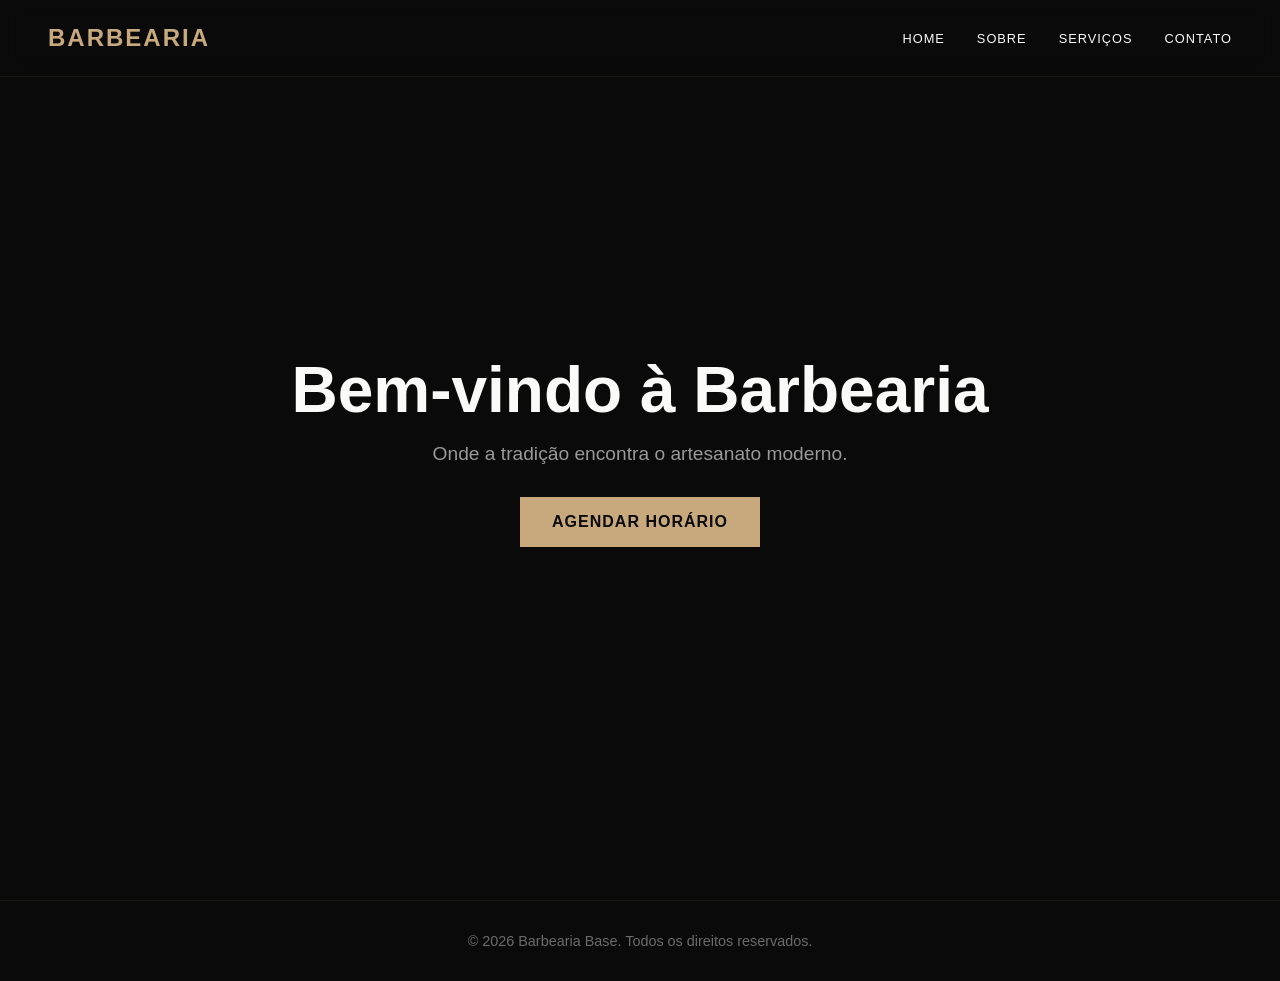
<file: barbearia_base/index.html>
<!DOCTYPE html>
<html lang="pt-BR">
<head>
    <meta charset="UTF-8">
    <meta name="viewport" content="width=device-width, initial-scale=1.0">
    <title>Barbearia Base</title>
    <meta name="description" content="Sua barbearia de confiança. Tradição e estilo.">
    
    <!-- CSS -->
    <link rel="stylesheet" href="assets/css/variables.css">
    <link rel="stylesheet" href="assets/css/style.css">
</head>
<body>
    <header class="header">
        <nav class="nav">
            <div class="nav-logo">
                <a href="#">BARBEARIA</a>
            </div>
            <ul class="nav-links">
                <li><a href="#home">Home</a></li>
                <li><a href="#sobre">Sobre</a></li>
                <li><a href="#servicos">Serviços</a></li>
                <li><a href="#contato">Contato</a></li>
            </ul>
        </nav>
    </header>

    <main>
        <section id="home" class="hero">
            <div class="hero-content">
                <h1>Bem-vindo à Barbearia</h1>
                <p>Onde a tradição encontra o artesanato moderno.</p>
                <a href="#agendar" class="btn-primary">Agendar Horário</a>
            </div>
        </section>
    </main>

    <footer class="footer">
        <p>&copy; 2026 Barbearia Base. Todos os direitos reservados.</p>
    </footer>

    <!-- Scripts -->
    <script src="assets/js/main.js"></script>
</body>
</html>
</file>
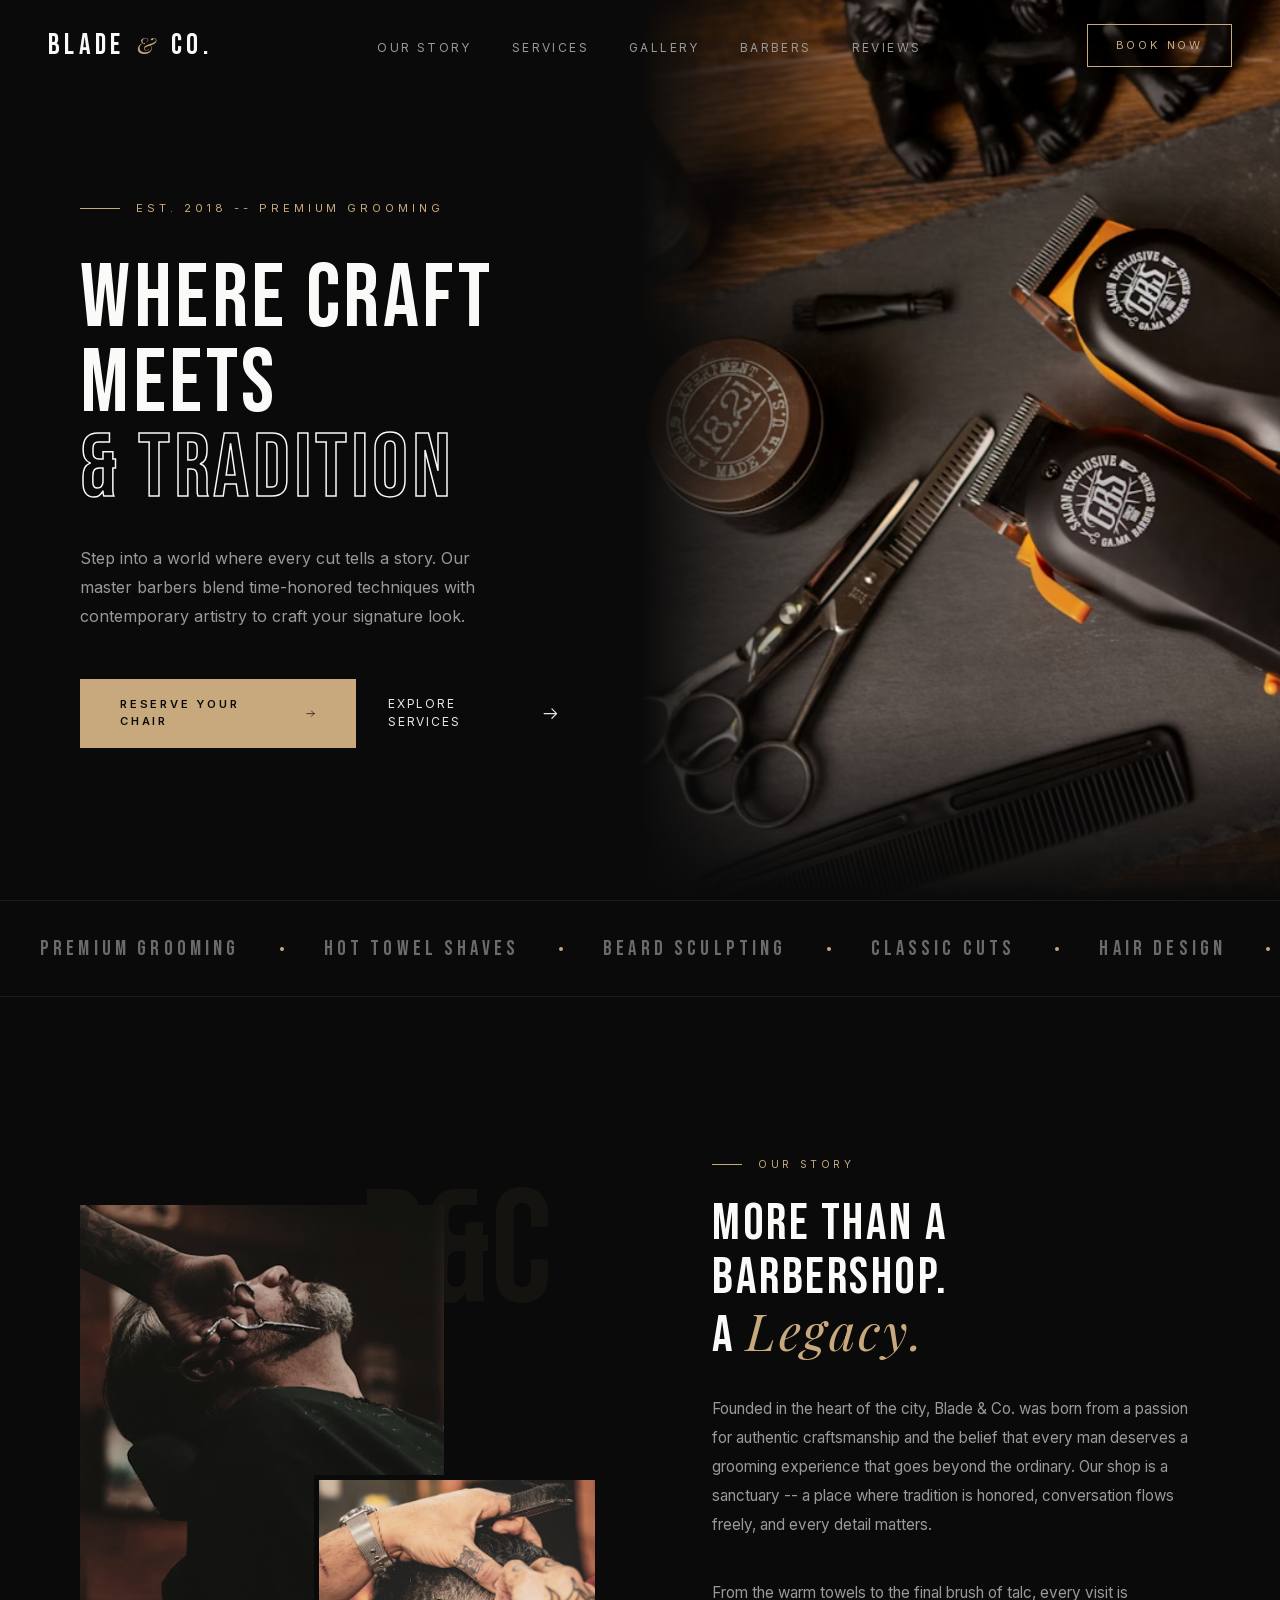
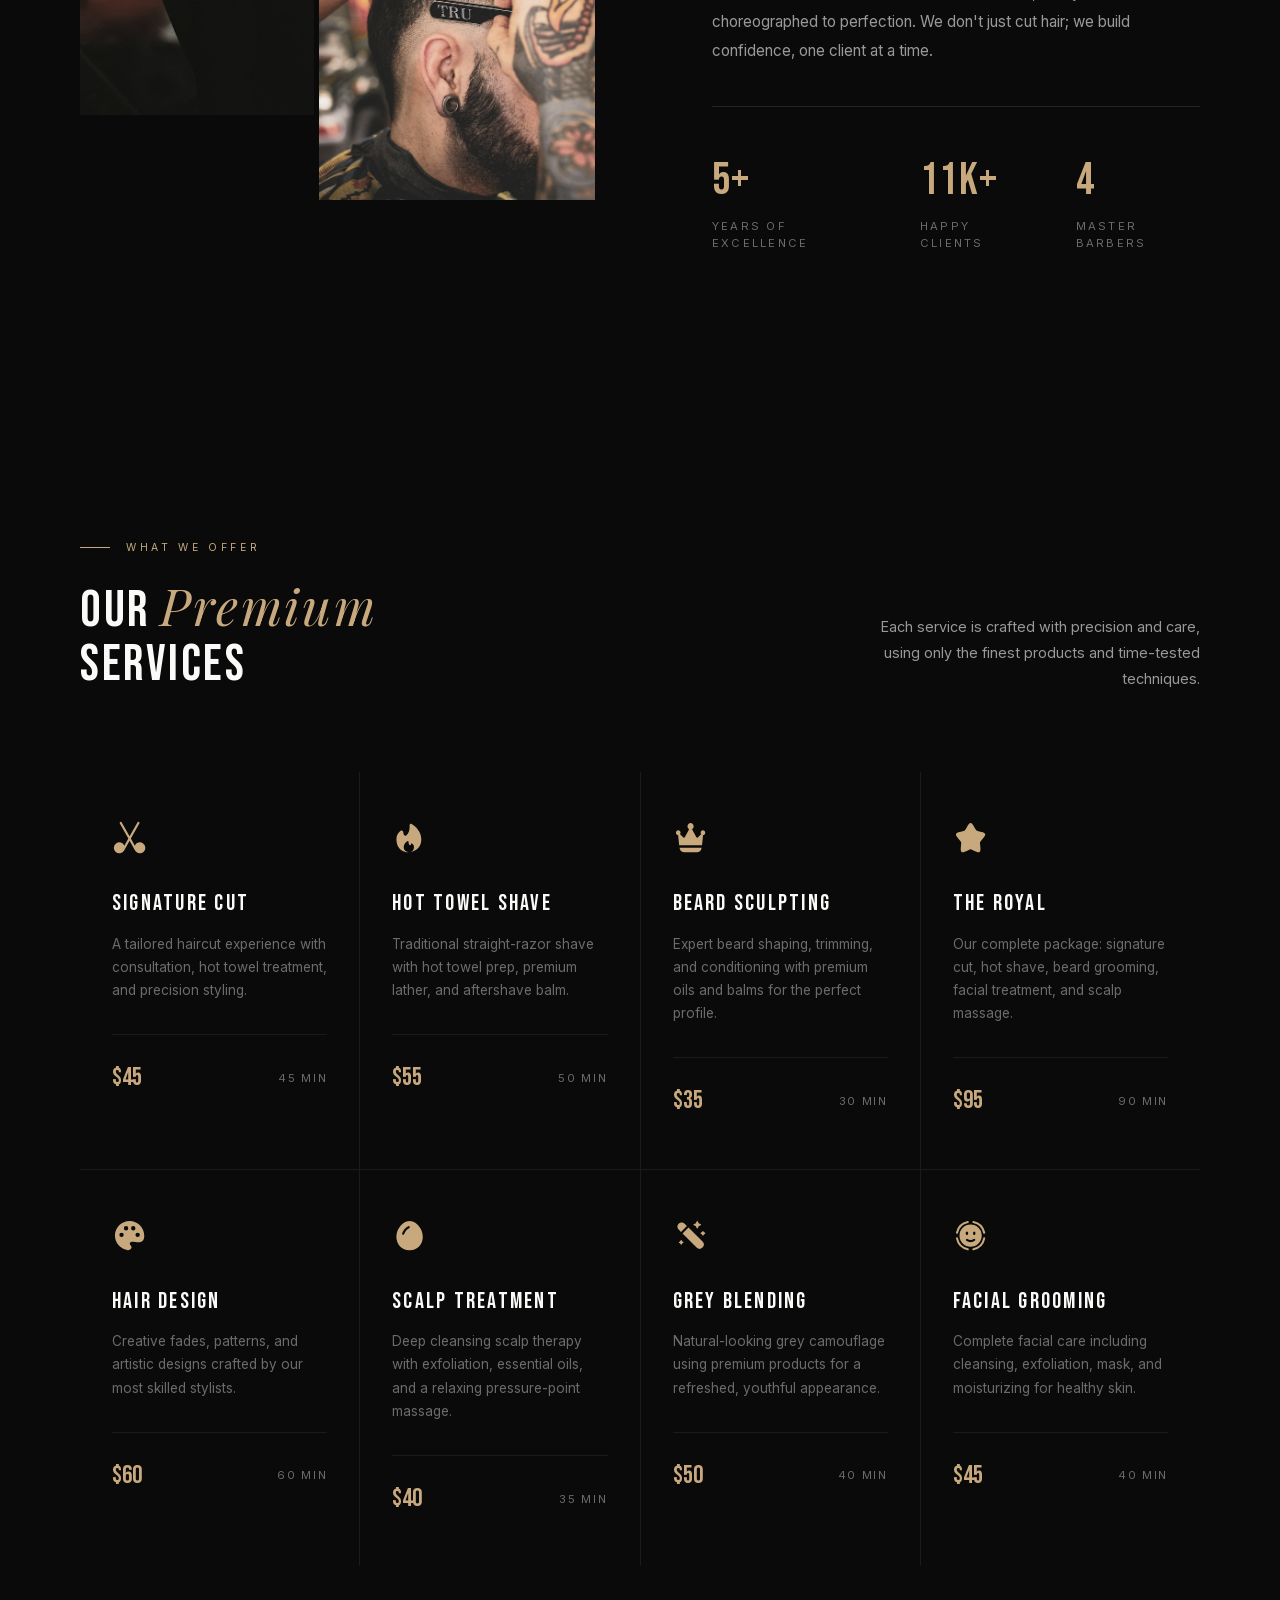
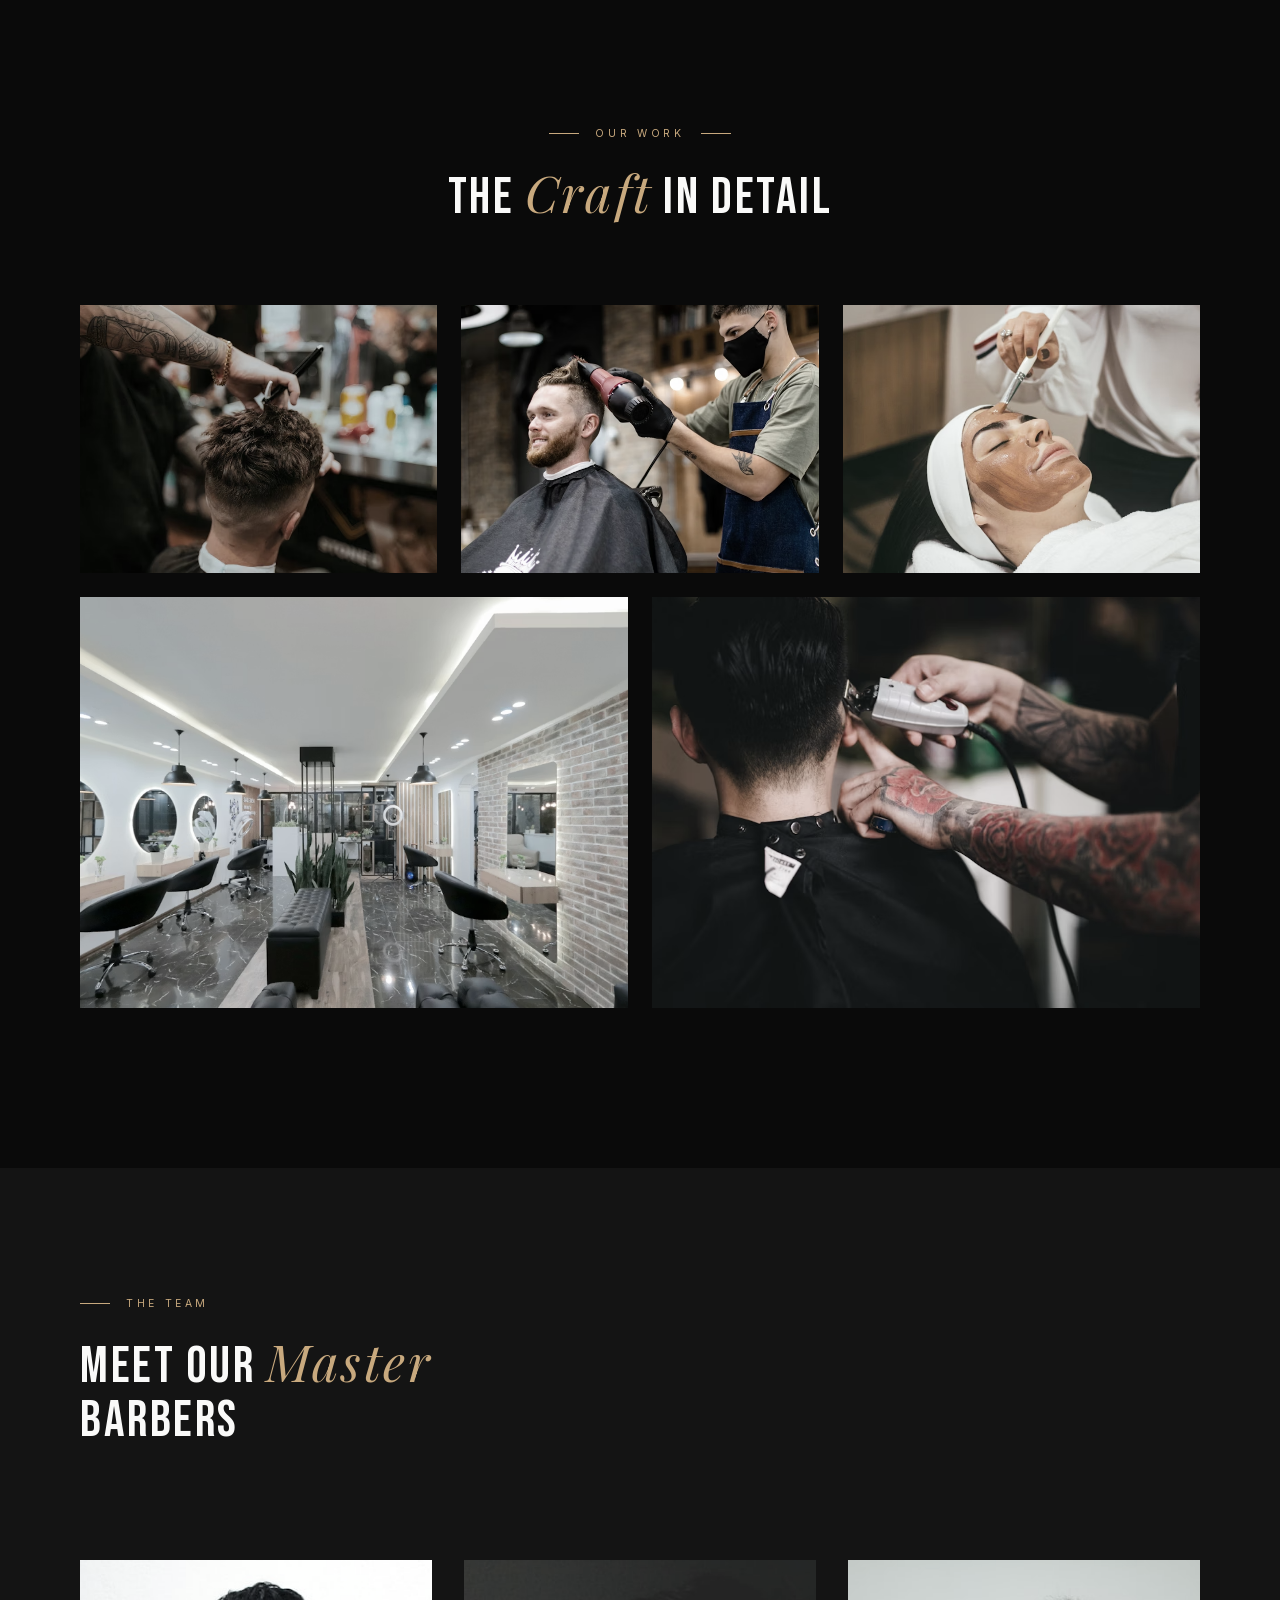
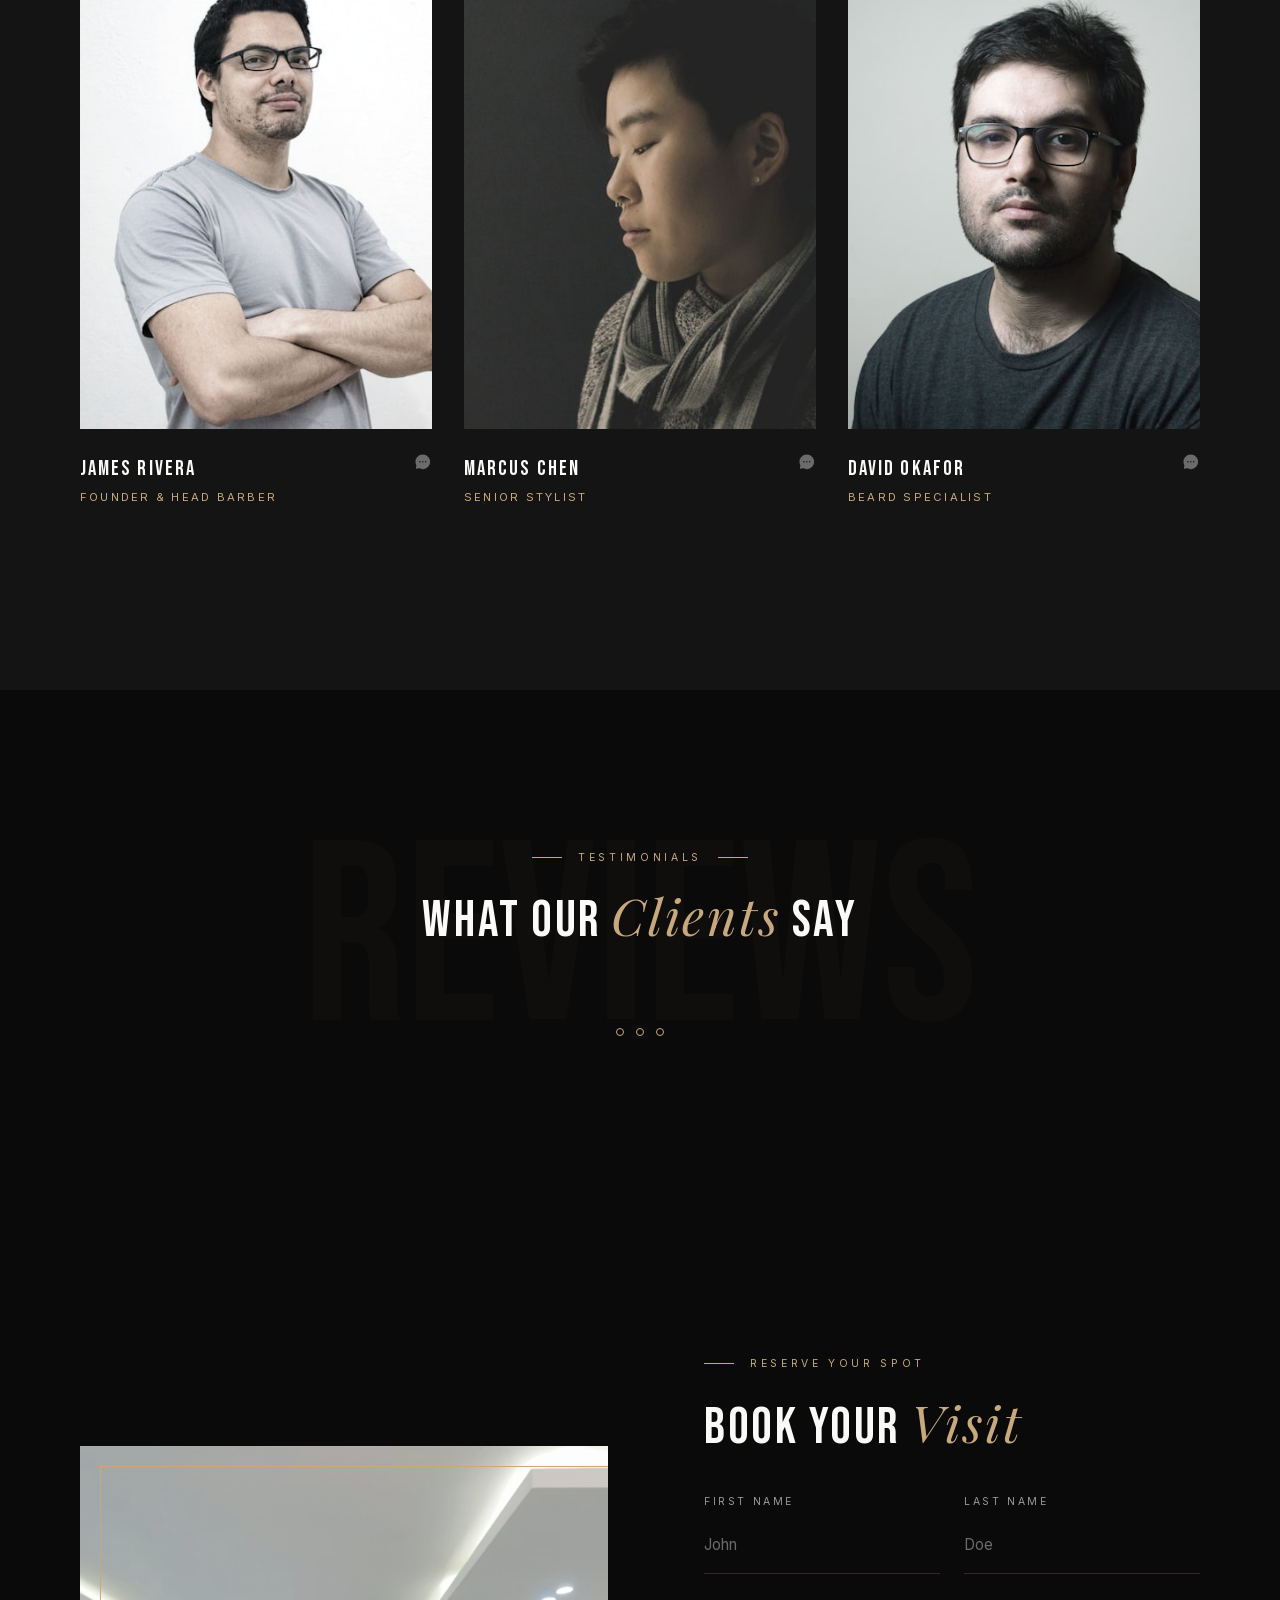
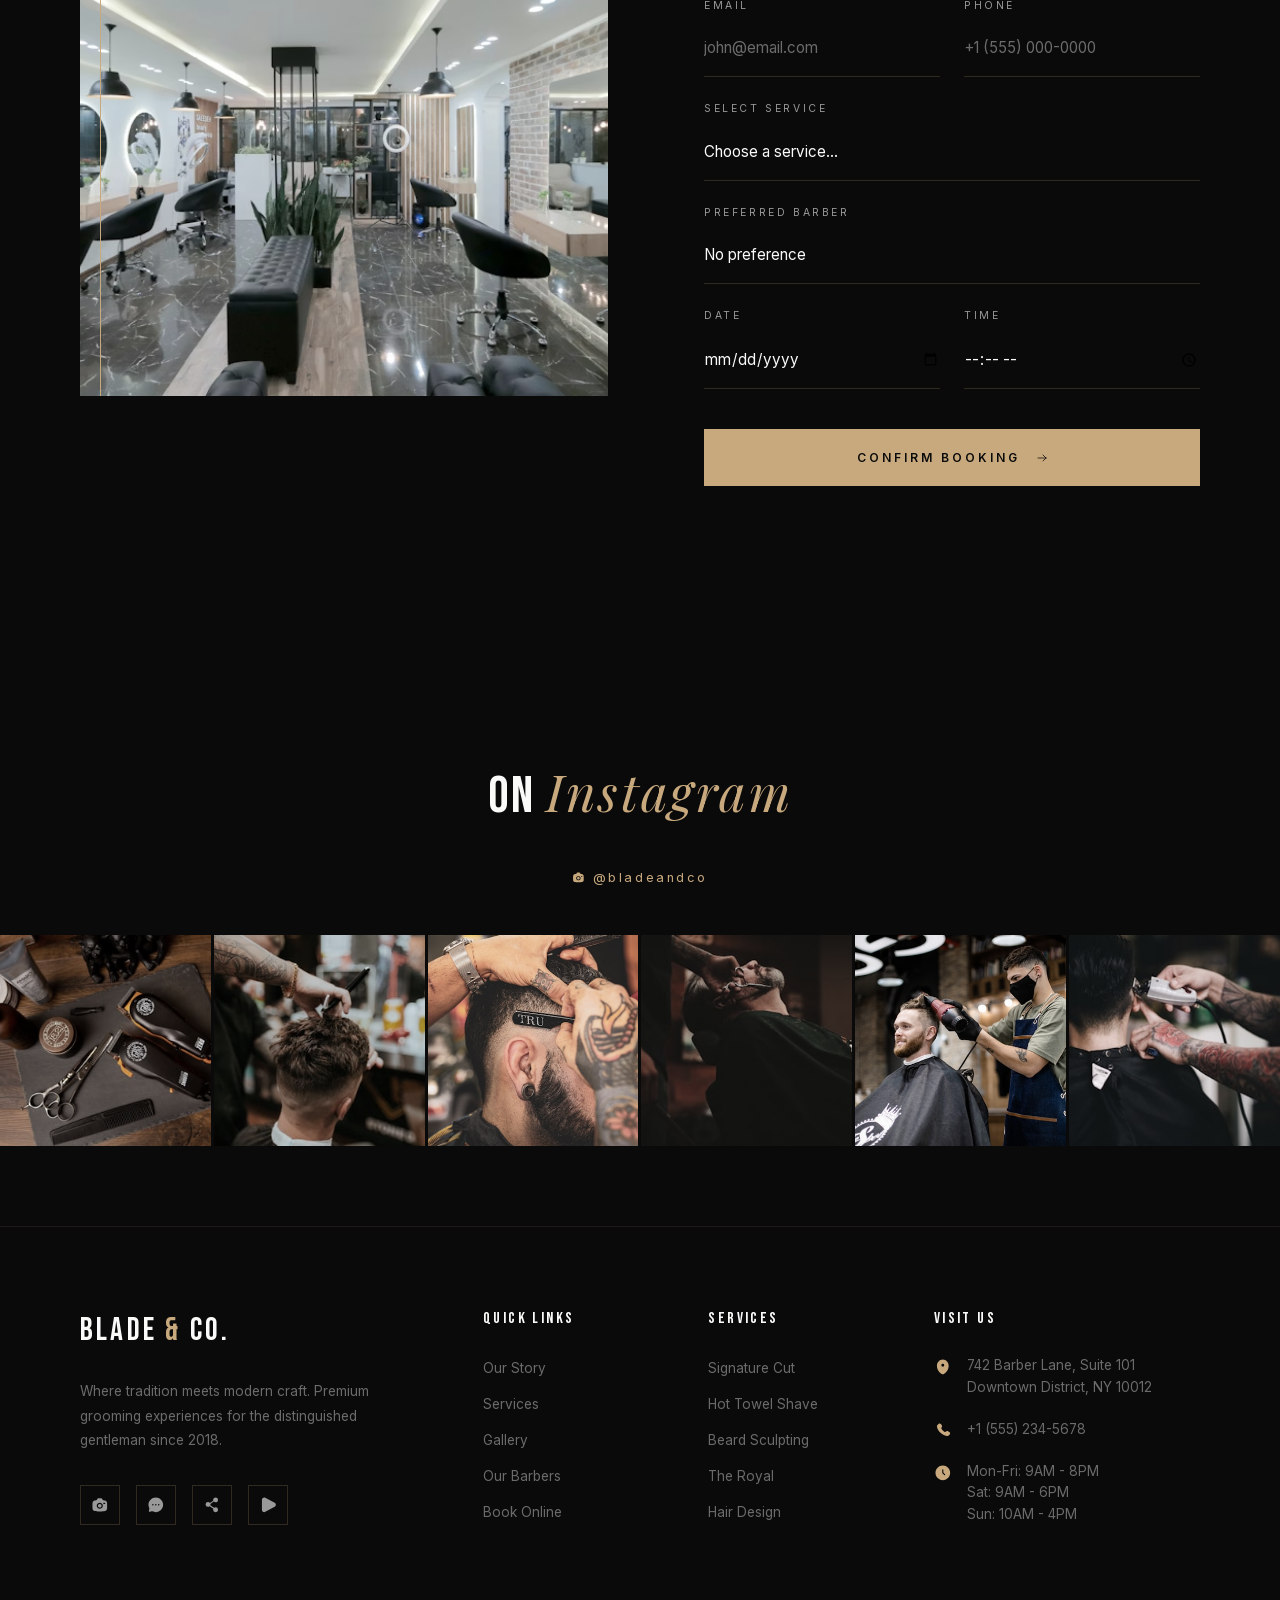
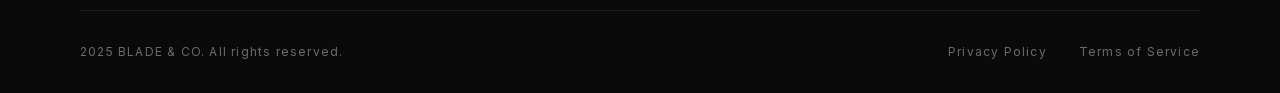
<file: barbershop-landing-51.aura.build/index.html>
<html lang="en"><head>
<script id="aura-supabase-token-firewall">(function () {
  if (window.__AURA_SUPABASE_FIREWALL__) return;
  window.__AURA_SUPABASE_FIREWALL__ = true;

  var SUPABASE_HOST = "hoirqrkdgbmvpwutwuwj.supabase.co";
  var BLOCKED_KEY_PATTERNS = [
    /^sb-[a-z0-9-]+-auth-token$/i,
    /^supabase\.auth\.token$/i
  ];

  function isBlockedStorageKey(key) {
    if (typeof key !== "string") return false;
    for (var i = 0; i < BLOCKED_KEY_PATTERNS.length; i++) {
      if (BLOCKED_KEY_PATTERNS[i].test(key)) return true;
    }
    return false;
  }

  function toAbsoluteUrl(input) {
    try {
      return new URL(input, window.location.href);
    } catch {
      return null;
    }
  }

  function isSupabaseDestination(input) {
    var parsed = toAbsoluteUrl(input);
    if (!parsed) return false;
    if (SUPABASE_HOST && parsed.host === SUPABASE_HOST) return true;
    return parsed.host.endsWith(".supabase.co");
  }

  function pathLooksSensitive(input) {
    var parsed = toAbsoluteUrl(input);
    if (!parsed) return false;
    return /^\/(auth|rest|functions)\/v1\//.test(parsed.pathname || "");
  }

  function headersContainAuth(headersLike) {
    if (!headersLike) return false;

    try {
      if (typeof Headers !== "undefined" && headersLike instanceof Headers) {
        return !!(headersLike.get("authorization") || headersLike.get("apikey"));
      }
    } catch {}

    if (Array.isArray(headersLike)) {
      for (var i = 0; i < headersLike.length; i++) {
        var pair = headersLike[i] || [];
        var name = String(pair[0] || "").toLowerCase();
        if (name === "authorization" || name === "apikey") return true;
      }
      return false;
    }

    if (typeof headersLike === "object") {
      var keys = Object.keys(headersLike);
      for (var j = 0; j < keys.length; j++) {
        var k = keys[j].toLowerCase();
        if (k === "authorization" || k === "apikey") return true;
      }
    }
    return false;
  }

  function requestLooksSensitive(input, init, extraHeaders) {
    var url = "";
    try {
      if (typeof input === "string") {
        url = input;
      } else if (input && typeof input.url === "string") {
        url = input.url;
      }
    } catch {}

    var headers =
      (init && init.headers) ||
      (input && input.headers) ||
      extraHeaders ||
      null;
    var hasAuthHeaders = headersContainAuth(headers);
    if (hasAuthHeaders) return true;

    if (!url) return false;
    if (isSupabaseDestination(url) && pathLooksSensitive(url)) return true;
    return false;
  }

  function patchStorage(storage, storageName) {
    if (!storage) return;
    var proto = Object.getPrototypeOf(storage);
    if (!proto || proto.__auraSupabaseFirewallPatched) return;

    var rawGetItem = proto.getItem;
    var rawSetItem = proto.setItem;
    var rawRemoveItem = proto.removeItem;
    var rawKey = proto.key;
    var rawLengthDescriptor = Object.getOwnPropertyDescriptor(proto, "length");
    var rawLengthGet = rawLengthDescriptor && rawLengthDescriptor.get;

    function getRawLength(instance) {
      try {
        if (rawLengthGet) return Number(rawLengthGet.call(instance) || 0);
      } catch {}
      try {
        return Number(instance.length || 0);
      } catch {}
      return 0;
    }

    function getVisibleKeys(instance) {
      var visible = [];
      var total = getRawLength(instance);
      for (var i = 0; i < total; i++) {
        var currentKey = rawKey.call(instance, i);
        if (currentKey && !isBlockedStorageKey(currentKey)) {
          visible.push(currentKey);
        }
      }
      return visible;
    }

    function maskBlockedKeyProperty(instance, keyName) {
      if (!keyName || !isBlockedStorageKey(keyName)) return;
      try {
        Object.defineProperty(instance, keyName, {
          configurable: true,
          enumerable: false,
          get: function () {
            return null;
          },
          set: function () {
            return true;
          }
        });
      } catch {}
    }

    function syncBlockedKeyProperties(instance) {
      var total = getRawLength(instance);
      for (var i = 0; i < total; i++) {
        var k = rawKey.call(instance, i);
        if (k) maskBlockedKeyProperty(instance, k);
      }
    }

    proto.getItem = function (key) {
      syncBlockedKeyProperties(this);
      if (isBlockedStorageKey(String(key))) return null;
      return rawGetItem.call(this, key);
    };

    proto.setItem = function (key, value) {
      if (isBlockedStorageKey(String(key))) return;
      return rawSetItem.call(this, key, value);
    };

    proto.removeItem = function (key) {
      if (isBlockedStorageKey(String(key))) return;
      return rawRemoveItem.call(this, key);
    };

    proto.key = function (index) {
      syncBlockedKeyProperties(this);
      var visible = getVisibleKeys(this);
      return visible[index] || null;
    };

    try {
      Object.defineProperty(proto, "length", {
        configurable: true,
        enumerable: false,
        get: function () {
          syncBlockedKeyProperties(this);
          return getVisibleKeys(this).length;
        }
      });
    } catch {}

    var proxyStorage = null;
    try {
      proxyStorage = new Proxy(storage, {
        get: function (target, prop) {
          if (typeof prop === "string" && isBlockedStorageKey(prop)) return null;
          if (prop === "length") return getVisibleKeys(target).length;
          if (prop === "key") {
            return function (index) {
              var visible = getVisibleKeys(target);
              return visible[index] || null;
            };
          }

          var value = target[prop];
          if (typeof value === "function") return value.bind(target);
          return value;
        },
        set: function (target, prop, value) {
          if (typeof prop === "string" && isBlockedStorageKey(prop)) return true;
          target[prop] = value;
          return true;
        },
        has: function (target, prop) {
          if (typeof prop === "string" && isBlockedStorageKey(prop)) return false;
          return prop in target;
        },
        ownKeys: function (target) {
          return getVisibleKeys(target);
        },
        getOwnPropertyDescriptor: function (target, prop) {
          if (typeof prop === "string" && isBlockedStorageKey(prop)) {
            return undefined;
          }
          if (prop === "length") {
            return {
              configurable: true,
              enumerable: false,
              value: getVisibleKeys(target).length,
              writable: false
            };
          }
          return Object.getOwnPropertyDescriptor(target, prop);
        }
      });
    } catch {}

    try {
      if (proxyStorage) {
        Object.defineProperty(window, storageName, {
          configurable: true,
          enumerable: true,
          get: function () {
            return proxyStorage;
          }
        });
      }
    } catch {}

    syncBlockedKeyProperties(storage);
    proto.__auraSupabaseFirewallPatched = true;
  }

  function patchCookieAccess() {
    try {
      var cookieDescriptor = Object.getOwnPropertyDescriptor(Document.prototype, "cookie");
      if (!cookieDescriptor || !cookieDescriptor.configurable) return;

      Object.defineProperty(document, "cookie", {
        configurable: true,
        enumerable: false,
        get: function () {
          return "";
        },
        set: function () {
          return true;
        }
      });
    } catch {}
  }

  function patchFetch() {
    if (typeof window.fetch !== "function") return;
    var rawFetch = window.fetch.bind(window);
    window.fetch = function (input, init) {
      if (requestLooksSensitive(input, init, null)) {
        return Promise.reject(new Error("Blocked by Aura security policy"));
      }
      return rawFetch(input, init);
    };
  }

  function patchXHR() {
    if (typeof XMLHttpRequest === "undefined") return;
    var rawOpen = XMLHttpRequest.prototype.open;
    var rawSetHeader = XMLHttpRequest.prototype.setRequestHeader;
    var rawSend = XMLHttpRequest.prototype.send;

    XMLHttpRequest.prototype.open = function (method, url) {
      this.__auraRequestUrl = String(url || "");
      this.__auraHeaders = {};
      return rawOpen.apply(this, arguments);
    };

    XMLHttpRequest.prototype.setRequestHeader = function (name, value) {
      if (!this.__auraHeaders) this.__auraHeaders = {};
      this.__auraHeaders[String(name || "").toLowerCase()] = String(value || "");
      return rawSetHeader.apply(this, arguments);
    };

    XMLHttpRequest.prototype.send = function () {
      if (requestLooksSensitive(this.__auraRequestUrl || "", null, this.__auraHeaders || null)) {
        throw new Error("Blocked by Aura security policy");
      }
      return rawSend.apply(this, arguments);
    };
  }

  function patchBeacon() {
    if (typeof navigator.sendBeacon !== "function") return;
    var rawBeacon = navigator.sendBeacon.bind(navigator);
    navigator.sendBeacon = function (url, data) {
      if (requestLooksSensitive(url, null, null)) return false;
      return rawBeacon(url, data);
    };
  }

  function patchWebSocket() {
    if (typeof WebSocket === "undefined") return;
    var RawWebSocket = WebSocket;
    window.WebSocket = function (url, protocols) {
      if (requestLooksSensitive(String(url || ""), null, null)) {
        throw new Error("Blocked by Aura security policy");
      }
      return new RawWebSocket(url, protocols);
    };
    window.WebSocket.prototype = RawWebSocket.prototype;
  }

  patchStorage(window.localStorage, "localStorage");
  patchStorage(window.sessionStorage, "sessionStorage");
  patchCookieAccess();
  patchFetch();
  patchXHR();
  patchBeacon();
  patchWebSocket();
})();</script><meta charset="utf-8"/>
<meta content="width=device-width, initial-scale=1.0" name="viewport"/>
<title>BLADE &amp; CO. | Premium Barbershop</title>
<meta content="BLADE &amp; CO. — Where tradition meets modern craft. Premium grooming experiences for the distinguished gentleman." name="description"/>
<!-- Fonts -->
<link href="https://fonts.googleapis.com" rel="preconnect"/>
<link crossorigin="" href="https://fonts.gstatic.com" rel="preconnect"/>
<link href="assets/css2_13ddf91fdf43.css" rel="stylesheet"/>
<!-- Iconify for Solar icons -->
<script src="assets/iconify_654a1ef798a3.js"></script>
<style>
/* ========== RESET & BASE ========== */
*, *::before, *::after { margin: 0; padding: 0; box-sizing: border-box; }
:root {
--gold: #C8A97E;
--gold-light: #D4BC96;
--gold-dark: #A8885E;
--black: #0A0A0A;
--black-light: #141414;
--black-medium: #1A1A1A;
--white: #FAFAF9;
--white-dim: #E8E6E1;
--gray: #6B6B6B;
--gray-light: #999999;
--serif: 'Playfair Display', Georgia, serif;
--sans: 'Inter', -apple-system, BlinkMacSystemFont, sans-serif;
--display: 'Bebas Neue', Impact, sans-serif;
--ease-out-expo: cubic-bezier(0.16, 1, 0.3, 1);
--ease-out-quart: cubic-bezier(0.25, 1, 0.5, 1);
}
html {
scroll-behavior: smooth;
overflow-x: hidden;
scrollbar-width: thin;
scrollbar-color: var(--gold) var(--black);
}
body {
font-family: var(--sans);
background: var(--black);
color: var(--white);
overflow-x: hidden;
-webkit-font-smoothing: antialiased;
-moz-osx-font-smoothing: grayscale;
}
img { max-width: 100%; height: auto; display: block; }
a { text-decoration: none; color: inherit; }
button { border: none; background: none; cursor: pointer; font-family: inherit; }
/* ========== NAVIGATION ========== */
.nav {
position: fixed;
top: 0;
left: 0;
width: 100%;
z-index: 1000;
padding: 1.5rem 3rem;
display: flex;
align-items: center;
justify-content: space-between;
transition: all 0.4s var(--ease-out-quart);
}
.nav.scrolled {
padding: 1rem 3rem;
background: rgba(10, 10, 10, 0.95);
backdrop-filter: blur(20px);
-webkit-backdrop-filter: blur(20px);
border-bottom: 1px solid rgba(200, 169, 126, 0.1);
}
.nav-logo {
font-family: var(--display);
font-size: 1.8rem;
letter-spacing: 0.15em;
color: var(--white);
display: flex;
align-items: center;
gap: 0.75rem;
}
.nav-logo .logo-ampersand {
color: var(--gold);
font-family: var(--serif);
font-style: italic;
font-size: 1.4rem;
}
.nav-links {
display: flex;
align-items: center;
gap: 2.5rem;
list-style: none;
}
.nav-links a {
font-size: 0.75rem;
letter-spacing: 0.2em;
text-transform: uppercase;
color: var(--gray-light);
transition: color 0.3s ease;
position: relative;
}
.nav-links a::after {
content: '';
position: absolute;
bottom: -4px;
left: 0;
width: 0;
height: 1px;
background: var(--gold);
transition: width 0.3s var(--ease-out-expo);
}
.nav-links a:hover { color: var(--gold); }
.nav-links a:hover::after { width: 100%; }
.nav-cta {
font-size: 0.7rem;
letter-spacing: 0.25em;
text-transform: uppercase;
padding: 0.75rem 1.75rem;
border: 1px solid var(--gold);
color: var(--gold);
transition: all 0.4s ease;
}
.nav-cta:hover {
background: var(--gold);
color: var(--black);
}
.nav-hamburger {
display: none;
flex-direction: column;
gap: 6px;
cursor: pointer;
z-index: 1001;
}
.nav-hamburger span {
display: block;
width: 28px;
height: 1px;
background: var(--white);
transition: all 0.3s ease;
}
.nav-hamburger.active span:nth-child(1) {
transform: rotate(45deg) translate(5px, 5px);
}
.nav-hamburger.active span:nth-child(2) { opacity: 0; }
.nav-hamburger.active span:nth-child(3) {
transform: rotate(-45deg) translate(5px, -5px);
}
/* Mobile nav overlay */
.mobile-nav {
position: fixed;
inset: 0;
background: var(--black);
z-index: 999;
display: flex;
flex-direction: column;
align-items: center;
justify-content: center;
gap: 2rem;
opacity: 0;
visibility: hidden;
transition: all 0.5s var(--ease-out-expo);
}
.mobile-nav.active {
opacity: 1;
visibility: visible;
}
.mobile-nav a {
font-family: var(--display);
font-size: 2.5rem;
letter-spacing: 0.15em;
color: var(--white-dim);
transition: color 0.3s ease;
}
.mobile-nav a:hover { color: var(--gold); }
/* ========== HERO SECTION ========== */
.hero {
min-height: 100vh;
display: grid;
grid-template-columns: 1fr 1fr;
position: relative;
overflow: hidden;
}
.hero-content {
display: flex;
flex-direction: column;
justify-content: center;
padding: 8rem 5rem 5rem;
position: relative;
z-index: 2;
}
.hero-tag {
display: inline-flex;
align-items: center;
gap: 1rem;
margin-bottom: 2.5rem;
opacity: 0;
transform: translateY(30px);
animation: fadeUp 0.8s var(--ease-out-expo) 0.8s forwards;
}
.hero-tag-line {
width: 40px;
height: 1px;
background: var(--gold);
}
.hero-tag-text {
font-size: 0.7rem;
letter-spacing: 0.35em;
text-transform: uppercase;
color: var(--gold);
}
.hero-title {
font-family: var(--display);
font-size: clamp(3.5rem, 7vw, 7rem);
line-height: 0.95;
letter-spacing: 0.04em;
color: var(--white);
margin-bottom: 2rem;
}
.hero-title span {
display: block;
opacity: 0;
transform: translateY(60px);
}
.hero-title span:nth-child(1) { animation: fadeUp 1s var(--ease-out-expo) 1s forwards; }
.hero-title span:nth-child(2) { animation: fadeUp 1s var(--ease-out-expo) 1.15s forwards; }
.hero-title span:nth-child(3) { animation: fadeUp 1s var(--ease-out-expo) 1.3s forwards; }
.hero-title .title-stroke {
-webkit-text-stroke: 1.5px var(--white);
color: transparent;
}
.hero-title .title-gold {
color: var(--gold);
font-family: var(--serif);
font-style: italic;
font-size: 0.65em;
font-weight: 400;
}
.hero-desc {
font-size: 1rem;
line-height: 1.8;
color: var(--gray-light);
max-width: 420px;
margin-bottom: 3rem;
opacity: 0;
transform: translateY(30px);
animation: fadeUp 0.8s var(--ease-out-expo) 1.5s forwards;
}
.hero-actions {
display: flex;
align-items: center;
gap: 2rem;
opacity: 0;
transform: translateY(30px);
animation: fadeUp 0.8s var(--ease-out-expo) 1.7s forwards;
}
.btn-primary {
display: inline-flex;
align-items: center;
gap: 1rem;
background: var(--gold);
color: var(--black);
padding: 1.1rem 2.5rem;
font-size: 0.7rem;
font-weight: 600;
letter-spacing: 0.25em;
text-transform: uppercase;
transition: all 0.4s var(--ease-out-expo);
position: relative;
overflow: hidden;
}
.btn-primary::before {
content: '';
position: absolute;
inset: 0;
background: var(--gold-dark);
transform: translateX(-101%);
transition: transform 0.4s var(--ease-out-expo);
}
.btn-primary:hover::before { transform: translateX(0); }
.btn-primary span, .btn-primary .iconify { position: relative; z-index: 1; }
.btn-outline {
display: inline-flex;
align-items: center;
gap: 0.75rem;
font-size: 0.75rem;
letter-spacing: 0.15em;
text-transform: uppercase;
color: var(--white-dim);
transition: color 0.3s ease;
}
.btn-outline:hover { color: var(--gold); }
.btn-outline .iconify {
font-size: 1.2rem;
transition: transform 0.3s ease;
}
.btn-outline:hover .iconify { transform: translateX(4px); }
.hero-image {
position: relative;
overflow: hidden;
}
.hero-image img {
width: 100%;
height: 100%;
object-fit: cover;
scale: 1.1;
animation: heroImgReveal 1.8s var(--ease-out-expo) 0.5s forwards;
opacity: 0;
}
@keyframes heroImgReveal {
from { opacity: 0; scale: 1.2; }
to { opacity: 1; scale: 1.05; }
}
.hero-image::after {
content: '';
position: absolute;
inset: 0;
background: linear-gradient(to right, var(--black) 0%, transparent 30%),
linear-gradient(to top, var(--black) 0%, transparent 20%);
pointer-events: none;
}
/* ========== MARQUEE ========== */
.marquee-section {
padding: 2rem 0;
border-top: 1px solid rgba(200, 169, 126, 0.1);
border-bottom: 1px solid rgba(200, 169, 126, 0.1);
overflow: hidden;
}
.marquee-track {
display: flex;
animation: marqueeScroll 30s linear infinite;
width: max-content;
}
.marquee-item {
display: flex;
align-items: center;
gap: 2.5rem;
padding: 0 2.5rem;
white-space: nowrap;
}
.marquee-item span {
font-family: var(--display);
font-size: 1.3rem;
letter-spacing: 0.2em;
color: var(--gray);
text-transform: uppercase;
}
.marquee-item .dot {
width: 4px;
height: 4px;
background: var(--gold);
border-radius: 50%;
flex-shrink: 0;
}
@keyframes marqueeScroll {
from { transform: translateX(0); }
to { transform: translateX(-50%); }
}
/* ========== ABOUT / STORY SECTION ========== */
.about {
padding: 10rem 5rem;
display: grid;
grid-template-columns: 1fr 1fr;
gap: 5rem;
align-items: center;
}
.about-images {
position: relative;
height: 600px;
}
.about-img-main {
width: 70%;
height: 85%;
object-fit: cover;
position: relative;
z-index: 2;
filter: grayscale(30%);
transition: filter 0.6s ease;
}
.about-img-main:hover { filter: grayscale(0%); }
.about-img-secondary {
position: absolute;
right: 0;
bottom: 0;
width: 55%;
height: 55%;
object-fit: cover;
z-index: 3;
border: 5px solid var(--black);
filter: grayscale(30%);
transition: filter 0.6s ease;
}
.about-img-secondary:hover { filter: grayscale(0%); }
.about-accent {
position: absolute;
top: -2rem;
right: 3rem;
font-family: var(--display);
font-size: 10rem;
line-height: 1;
color: rgba(200, 169, 126, 0.06);
z-index: 1;
user-select: none;
}
.about-content { padding-left: 2rem; }
.section-tag {
display: inline-flex;
align-items: center;
gap: 1rem;
margin-bottom: 1.5rem;
}
.section-tag-line {
width: 30px;
height: 1px;
background: var(--gold);
}
.section-tag-text {
font-size: 0.65rem;
letter-spacing: 0.35em;
text-transform: uppercase;
color: var(--gold);
}
.section-title {
font-family: var(--display);
font-size: clamp(2.5rem, 4vw, 4rem);
letter-spacing: 0.05em;
line-height: 1.05;
margin-bottom: 2rem;
}
.section-title .italic {
font-family: var(--serif);
font-style: italic;
font-weight: 400;
color: var(--gold);
}
.about-text {
font-size: 0.95rem;
line-height: 1.9;
color: var(--gray-light);
margin-bottom: 2.5rem;
}
.about-stats {
display: flex;
gap: 3rem;
padding-top: 2.5rem;
border-top: 1px solid rgba(200, 169, 126, 0.15);
}
.stat-number {
font-family: var(--display);
font-size: 2.8rem;
color: var(--gold);
letter-spacing: 0.03em;
}
.stat-label {
font-size: 0.7rem;
letter-spacing: 0.2em;
text-transform: uppercase;
color: var(--gray);
margin-top: 0.25rem;
}
/* ========== SERVICES SECTION ========== */
.services {
padding: 8rem 5rem 10rem;
position: relative;
}
.services-header {
display: flex;
justify-content: space-between;
align-items: flex-end;
margin-bottom: 5rem;
}
.services-header .section-title { margin-bottom: 0; }
.services-header-right {
text-align: right;
max-width: 350px;
}
.services-header-right p {
font-size: 0.9rem;
line-height: 1.8;
color: var(--gray-light);
}
.services-grid {
display: grid;
grid-template-columns: repeat(4, 1fr);
gap: 1px;
background: rgba(200, 169, 126, 0.1);
}
.service-card {
background: var(--black);
padding: 3rem 2rem;
position: relative;
overflow: hidden;
transition: all 0.5s var(--ease-out-expo);
cursor: pointer;
group: true;
}
.service-card::before {
content: '';
position: absolute;
inset: 0;
background: linear-gradient(135deg, rgba(200, 169, 126, 0.08) 0%, transparent 50%);
opacity: 0;
transition: opacity 0.5s ease;
}
.service-card:hover::before { opacity: 1; }
.service-card:hover { transform: translateY(-5px); }
.service-icon {
font-size: 2.2rem;
color: var(--gold);
margin-bottom: 2rem;
transition: transform 0.4s var(--ease-out-expo);
}
.service-card:hover .service-icon { transform: scale(1.1); }
.service-name {
font-family: var(--display);
font-size: 1.4rem;
letter-spacing: 0.1em;
margin-bottom: 0.75rem;
}
.service-desc {
font-size: 0.85rem;
line-height: 1.7;
color: var(--gray);
margin-bottom: 2rem;
}
.service-price-row {
display: flex;
justify-content: space-between;
align-items: center;
padding-top: 1.5rem;
border-top: 1px solid rgba(200, 169, 126, 0.1);
}
.service-price {
font-family: var(--display);
font-size: 1.6rem;
color: var(--gold);
}
.service-duration {
font-size: 0.7rem;
letter-spacing: 0.15em;
text-transform: uppercase;
color: var(--gray);
}
.service-arrow {
position: absolute;
top: 2rem;
right: 2rem;
font-size: 1.2rem;
color: var(--gold);
opacity: 0;
transform: translate(-10px, 10px);
transition: all 0.4s var(--ease-out-expo);
}
.service-card:hover .service-arrow {
opacity: 1;
transform: translate(0, 0);
}
/* ========== GALLERY SECTION ========== */
.gallery {
padding: 0 5rem 10rem;
}
.gallery-header {
text-align: center;
margin-bottom: 5rem;
}
.gallery-grid {
display: grid;
grid-template-columns: repeat(12, 1fr);
grid-template-rows: auto auto;
gap: 1.5rem;
}
.gallery-item {
overflow: hidden;
position: relative;
cursor: pointer;
}
.gallery-item:nth-child(1) { grid-column: 1 / 5; grid-row: 1; }
.gallery-item:nth-child(2) { grid-column: 5 / 9; grid-row: 1; }
.gallery-item:nth-child(3) { grid-column: 9 / 13; grid-row: 1; }
.gallery-item:nth-child(4) { grid-column: 1 / 7; grid-row: 2; }
.gallery-item:nth-child(5) { grid-column: 7 / 13; grid-row: 2; }
.gallery-item img {
width: 100%;
height: 100%;
object-fit: cover;
aspect-ratio: 4/3;
filter: grayscale(40%);
transition: all 0.6s var(--ease-out-expo);
}
.gallery-item:hover img {
filter: grayscale(0%);
scale: 1.05;
}
.gallery-overlay {
position: absolute;
inset: 0;
background: linear-gradient(to top, rgba(10, 10, 10, 0.8) 0%, transparent 60%);
display: flex;
align-items: flex-end;
padding: 2rem;
opacity: 0;
transition: opacity 0.4s ease;
}
.gallery-item:hover .gallery-overlay { opacity: 1; }
.gallery-overlay-text {
font-family: var(--display);
font-size: 1.1rem;
letter-spacing: 0.15em;
}
/* ========== TEAM SECTION ========== */
.team {
padding: 8rem 5rem 10rem;
background: var(--black-light);
}
.team-header {
display: flex;
justify-content: space-between;
align-items: flex-end;
margin-bottom: 5rem;
}
.team-grid {
display: grid;
grid-template-columns: repeat(3, 1fr);
gap: 2rem;
}
.team-card {
position: relative;
overflow: hidden;
cursor: pointer;
}
.team-card-img {
aspect-ratio: 3/4;
overflow: hidden;
}
.team-card-img img {
width: 100%;
height: 100%;
object-fit: cover;
filter: grayscale(50%);
transition: all 0.6s var(--ease-out-expo);
}
.team-card:hover .team-card-img img {
filter: grayscale(0%);
scale: 1.05;
}
.team-card-info {
padding: 1.5rem 0;
display: flex;
justify-content: space-between;
align-items: flex-start;
}
.team-card-name {
font-family: var(--display);
font-size: 1.3rem;
letter-spacing: 0.1em;
}
.team-card-role {
font-size: 0.7rem;
letter-spacing: 0.2em;
text-transform: uppercase;
color: var(--gold);
margin-top: 0.3rem;
}
.team-card-socials {
display: flex;
gap: 0.75rem;
}
.team-card-socials a {
font-size: 1.1rem;
color: var(--gray);
transition: color 0.3s ease;
}
.team-card-socials a:hover { color: var(--gold); }
/* ========== TESTIMONIALS ========== */
.testimonials {
padding: 10rem 5rem;
position: relative;
overflow: hidden;
}
.testimonial-bg-text {
position: absolute;
top: 50%;
left: 50%;
transform: translate(-50%, -50%);
font-family: var(--display);
font-size: 20vw;
color: rgba(200, 169, 126, 0.03);
white-space: nowrap;
pointer-events: none;
user-select: none;
}
.testimonials-header {
text-align: center;
margin-bottom: 5rem;
position: relative;
z-index: 2;
}
.testimonial-slider {
max-width: 800px;
margin: 0 auto;
text-align: center;
position: relative;
z-index: 2;
}
.testimonial-item {
display: none;
animation: fadeIn 0.6s ease;
}
.testimonial-item.active { display: block; }
@keyframes fadeIn {
from { opacity: 0; transform: translateY(20px); }
to { opacity: 1; transform: translateY(0); }
}
.testimonial-stars {
display: flex;
justify-content: center;
gap: 0.3rem;
margin-bottom: 2rem;
}
.testimonial-stars .iconify {
font-size: 1.1rem;
color: var(--gold);
}
.testimonial-quote {
font-family: var(--serif);
font-size: 1.5rem;
line-height: 1.8;
color: var(--white-dim);
font-style: italic;
margin-bottom: 2.5rem;
}
.testimonial-author-name {
font-family: var(--display);
font-size: 1.1rem;
letter-spacing: 0.15em;
}
.testimonial-author-title {
font-size: 0.7rem;
letter-spacing: 0.2em;
text-transform: uppercase;
color: var(--gold);
margin-top: 0.3rem;
}
.testimonial-nav {
display: flex;
justify-content: center;
gap: 0.75rem;
margin-top: 3rem;
}
.testimonial-dot {
width: 8px;
height: 8px;
border-radius: 50%;
border: 1px solid var(--gold);
background: transparent;
cursor: pointer;
transition: all 0.3s ease;
padding: 0;
}
.testimonial-dot.active {
background: var(--gold);
transform: scale(1.2);
}
/* ========== BOOKING CTA ========== */
.booking {
padding: 10rem 5rem;
position: relative;
overflow: hidden;
}
.booking-inner {
display: grid;
grid-template-columns: 1fr 1fr;
gap: 4rem;
align-items: center;
position: relative;
z-index: 2;
}
.booking-image {
position: relative;
height: 550px;
overflow: hidden;
}
.booking-image img {
width: 100%;
height: 100%;
object-fit: cover;
filter: grayscale(20%);
}
.booking-image::after {
content: '';
position: absolute;
inset: 0;
border: 1px solid var(--gold);
transform: translate(20px, 20px);
pointer-events: none;
}
.booking-form-wrapper {
padding-left: 2rem;
}
.booking-form {
display: flex;
flex-direction: column;
gap: 1.5rem;
margin-top: 2.5rem;
}
.form-group {
position: relative;
}
.form-group label {
display: block;
font-size: 0.65rem;
letter-spacing: 0.25em;
text-transform: uppercase;
color: var(--gray-light);
margin-bottom: 0.5rem;
}
.form-group input,
.form-group select {
width: 100%;
padding: 1rem 0;
background: transparent;
border: none;
border-bottom: 1px solid rgba(200, 169, 126, 0.2);
color: var(--white);
font-family: var(--sans);
font-size: 0.95rem;
outline: none;
transition: border-color 0.3s ease;
}
.form-group input:focus,
.form-group select:focus {
border-bottom-color: var(--gold);
}
.form-group input::placeholder {
color: var(--gray);
}
.form-group select {
-webkit-appearance: none;
cursor: pointer;
}
.form-group select option {
background: var(--black);
color: var(--white);
}
.form-row {
display: grid;
grid-template-columns: 1fr 1fr;
gap: 1.5rem;
}
.btn-submit {
margin-top: 1rem;
width: 100%;
padding: 1.2rem;
background: var(--gold);
color: var(--black);
font-size: 0.75rem;
font-weight: 600;
letter-spacing: 0.25em;
text-transform: uppercase;
transition: all 0.4s ease;
display: flex;
align-items: center;
justify-content: center;
gap: 1rem;
}
.btn-submit:hover { background: var(--gold-dark); }
/* ========== INSTAGRAM SECTION ========== */
.instagram {
padding: 5rem 0;
}
.instagram-header {
text-align: center;
margin-bottom: 3rem;
}
.instagram-handle {
font-family: var(--sans);
font-size: 0.8rem;
letter-spacing: 0.2em;
color: var(--gold);
margin-top: 0.75rem;
display: inline-flex;
align-items: center;
gap: 0.5rem;
}
.instagram-grid {
display: grid;
grid-template-columns: repeat(6, 1fr);
gap: 3px;
}
.instagram-item {
aspect-ratio: 1;
overflow: hidden;
position: relative;
cursor: pointer;
}
.instagram-item img {
width: 100%;
height: 100%;
object-fit: cover;
transition: all 0.5s ease;
filter: grayscale(30%);
}
.instagram-item:hover img {
scale: 1.1;
filter: grayscale(0%);
}
.instagram-item::after {
content: '';
position: absolute;
inset: 0;
background: rgba(200, 169, 126, 0.2);
opacity: 0;
transition: opacity 0.3s ease;
display: flex;
align-items: center;
justify-content: center;
}
.instagram-item:hover::after { opacity: 1; }
/* ========== FOOTER ========== */
.footer {
padding: 5rem 5rem 2rem;
border-top: 1px solid rgba(200, 169, 126, 0.1);
}
.footer-top {
display: grid;
grid-template-columns: 2fr 1fr 1fr 1.5fr;
gap: 3rem;
margin-bottom: 4rem;
}
.footer-brand-name {
font-family: var(--display);
font-size: 2rem;
letter-spacing: 0.1em;
margin-bottom: 1.5rem;
}
.footer-brand-name .gold { color: var(--gold); }
.footer-brand-desc {
font-size: 0.85rem;
line-height: 1.8;
color: var(--gray);
max-width: 300px;
margin-bottom: 2rem;
}
.footer-socials {
display: flex;
gap: 1rem;
}
.footer-socials a {
width: 40px;
height: 40px;
border: 1px solid rgba(200, 169, 126, 0.2);
display: flex;
align-items: center;
justify-content: center;
font-size: 1.1rem;
color: var(--gray-light);
transition: all 0.3s ease;
}
.footer-socials a:hover {
border-color: var(--gold);
color: var(--gold);
background: rgba(200, 169, 126, 0.05);
}
.footer-col-title {
font-family: var(--display);
font-size: 1rem;
letter-spacing: 0.15em;
margin-bottom: 1.5rem;
color: var(--white);
}
.footer-col ul {
list-style: none;
display: flex;
flex-direction: column;
gap: 0.75rem;
}
.footer-col ul a {
font-size: 0.85rem;
color: var(--gray);
transition: color 0.3s ease;
}
.footer-col ul a:hover { color: var(--gold); }
.footer-contact-item {
display: flex;
align-items: flex-start;
gap: 1rem;
margin-bottom: 1.25rem;
}
.footer-contact-item .iconify {
font-size: 1.1rem;
color: var(--gold);
margin-top: 0.2rem;
flex-shrink: 0;
}
.footer-contact-item p {
font-size: 0.85rem;
line-height: 1.6;
color: var(--gray);
}
.footer-bottom {
display: flex;
justify-content: space-between;
align-items: center;
padding-top: 2rem;
border-top: 1px solid rgba(200, 169, 126, 0.1);
}
.footer-bottom p {
font-size: 0.75rem;
color: var(--gray);
letter-spacing: 0.1em;
}
.footer-bottom-links {
display: flex;
gap: 2rem;
}
.footer-bottom-links a {
font-size: 0.75rem;
color: var(--gray);
letter-spacing: 0.1em;
transition: color 0.3s ease;
}
.footer-bottom-links a:hover { color: var(--gold); }
/* ========== SCROLL REVEAL ========== */
.reveal {
opacity: 0;
transform: translateY(40px);
transition: all 0.8s var(--ease-out-expo);
}
.reveal.visible {
opacity: 1;
transform: translateY(0);
}
.reveal-delay-1 { transition-delay: 0.1s; }
.reveal-delay-2 { transition-delay: 0.2s; }
.reveal-delay-3 { transition-delay: 0.3s; }
.reveal-delay-4 { transition-delay: 0.4s; }
/* ========== ANIMATIONS ========== */
@keyframes fadeUp {
from { opacity: 0; transform: translateY(40px); }
to { opacity: 1; transform: translateY(0); }
}
/* ========== PARALLAX GOLD LINES ========== */
.gold-line-decor {
position: absolute;
width: 1px;
background: linear-gradient(to bottom, transparent, var(--gold), transparent);
opacity: 0.1;
pointer-events: none;
}
/* ========== RESPONSIVE ========== */
@media (max-width: 1200px) {
.services-grid {
grid-template-columns: repeat(2, 1fr);
}
}
@media (max-width: 1024px) {
.hero {
grid-template-columns: 1fr;
min-height: auto;
}
.hero-content {
padding: 8rem 3rem 4rem;
min-height: 70vh;
justify-content: flex-end;
}
.hero-image {
height: 60vh;
}
.about {
grid-template-columns: 1fr;
padding: 6rem 3rem;
gap: 3rem;
}
.about-images { height: 450px; }
.services {
padding: 6rem 3rem;
}
.services-header {
flex-direction: column;
align-items: flex-start;
gap: 1.5rem;
}
.services-header-right { text-align: left; max-width: 100%; }
.gallery { padding: 0 3rem 6rem; }
.gallery-grid {
grid-template-columns: 1fr 1fr;
grid-template-rows: auto;
}
.gallery-item:nth-child(1) { grid-column: 1; grid-row: 1; }
.gallery-item:nth-child(2) { grid-column: 2; grid-row: 1; }
.gallery-item:nth-child(3) { grid-column: 1; grid-row: 2; }
.gallery-item:nth-child(4) { grid-column: 2; grid-row: 2; }
.gallery-item:nth-child(5) { grid-column: 1 / -1; grid-row: 3; }
.gallery-item:nth-child(5) img { aspect-ratio: 21/9; }
.team { padding: 6rem 3rem; }
.team-grid { grid-template-columns: repeat(2, 1fr); }
.team-header {
flex-direction: column;
align-items: flex-start;
gap: 1.5rem;
}
.testimonials { padding: 6rem 3rem; }
.booking { padding: 6rem 3rem; }
.booking-inner { grid-template-columns: 1fr; }
.booking-image { height: 400px; }
.booking-image::after { transform: translate(15px, 15px); }
.booking-form-wrapper { padding-left: 0; }
.footer { padding: 4rem 3rem 2rem; }
.footer-top { grid-template-columns: 1fr 1fr; gap: 2.5rem; }
.nav { padding: 1.25rem 2rem; }
.nav.scrolled { padding: 1rem 2rem; }
.testimonial-bg-text { font-size: 25vw; }
}
@media (max-width: 768px) {
.nav-links, .nav-cta { display: none; }
.nav-hamburger { display: flex; }
.hero-content {
padding: 7rem 1.5rem 3rem;
min-height: 60vh;
}
.hero-image { height: 50vh; }
.hero-actions { flex-direction: column; align-items: flex-start; gap: 1.5rem; }
.hero-desc { max-width: 100%; }
.about { padding: 4rem 1.5rem; }
.about-images {
height: auto;
display: flex;
flex-direction: column;
gap: 1rem;
}
.about-img-main {
width: 100%;
height: 300px;
}
.about-img-secondary {
position: relative;
right: auto;
bottom: auto;
width: 100%;
height: 220px;
border: none;
}
.about-accent { display: none; }
.about-stats { flex-direction: row; gap: 1.5rem; flex-wrap: wrap; }
.about-content { padding-left: 0; }
.services { padding: 4rem 1.5rem; }
.services-grid { grid-template-columns: 1fr; }
.service-card { padding: 2.5rem 1.5rem; }
.service-arrow { opacity: 1; transform: translate(0, 0); }
.gallery { padding: 0 1.5rem 4rem; }
.gallery-header { margin-bottom: 3rem; }
.gallery-grid { grid-template-columns: 1fr; gap: 1rem; }
.gallery-item:nth-child(n) { grid-column: 1; grid-row: auto; }
.gallery-item:nth-child(5) img { aspect-ratio: 4/3; }
.gallery-overlay { opacity: 1; }
.team { padding: 4rem 1.5rem; }
.team-header { margin-bottom: 3rem; }
.team-grid { grid-template-columns: 1fr; max-width: 500px; }
.team-card-img img { filter: grayscale(0%); }
.testimonials { padding: 4rem 1.5rem; }
.testimonial-quote { font-size: 1.15rem; line-height: 1.7; }
.testimonial-bg-text { font-size: 30vw; }
.booking { padding: 4rem 1.5rem; }
.booking-image { height: 280px; }
.booking-image::after { transform: translate(10px, 10px); }
.form-row { grid-template-columns: 1fr; }
.instagram-grid { grid-template-columns: repeat(3, 1fr); }
.footer { padding: 3rem 1.5rem 1.5rem; }
.footer-top { grid-template-columns: 1fr; gap: 2rem; }
.footer-brand-desc { max-width: 100%; }
.footer-bottom { flex-direction: column; gap: 1rem; text-align: center; }
.footer-bottom-links { justify-content: center; }
.marquee-item span { font-size: 1rem; }
.mobile-nav a { font-size: 2rem; }
.section-title { font-size: clamp(2rem, 6vw, 3rem); }
.btn-primary { padding: 1rem 2rem; font-size: 0.65rem; }
}
@media (max-width: 480px) {
.hero-title { font-size: clamp(2.2rem, 10vw, 2.8rem); }
.hero-content { padding: 6rem 1.25rem 2.5rem; }
.hero-tag-text { font-size: 0.6rem; letter-spacing: 0.25em; }
.hero-desc { font-size: 0.9rem; }
.section-title { font-size: 1.8rem; }
.section-tag-text { font-size: 0.6rem; }
.about { padding: 3rem 1.25rem; }
.about-img-main { height: 250px; }
.about-img-secondary { height: 180px; }
.about-text { font-size: 0.9rem; }
.about-stats { gap: 1rem; }
.stat-number { font-size: 2.2rem; }
.stat-label { font-size: 0.6rem; }
.services { padding: 3rem 1.25rem; }
.services-header { margin-bottom: 3rem; }
.gallery { padding: 0 1.25rem 3rem; }
.team { padding: 3rem 1.25rem; }
.testimonials { padding: 3rem 1.25rem; }
.testimonial-quote { font-size: 1rem; }
.testimonial-stars .iconify { font-size: 0.9rem; }
.booking { padding: 3rem 1.25rem; }
.booking-image { height: 220px; }
.booking-image::after { display: none; }
.form-group label { font-size: 0.6rem; }
.form-group input,
.form-group select { font-size: 0.85rem; padding: 0.85rem 0; }
.btn-submit { padding: 1rem; font-size: 0.65rem; }
.instagram-grid { grid-template-columns: repeat(2, 1fr); }
.instagram-header { margin-bottom: 2rem; }
.footer { padding: 2.5rem 1.25rem 1.5rem; }
.footer-brand-name { font-size: 1.6rem; }
.footer-col-title { font-size: 0.9rem; }
.footer-bottom p { font-size: 0.65rem; }
.footer-bottom-links a { font-size: 0.65rem; }
.footer-bottom-links { gap: 1rem; }
.marquee-item span { font-size: 0.85rem; letter-spacing: 0.15em; }
.marquee-item { gap: 1.5rem; padding: 0 1.5rem; }
.nav-logo { font-size: 1.4rem; }
.mobile-nav a { font-size: 1.6rem; }
}
@media (max-width: 360px) {
.hero-title { font-size: 2rem; }
.hero-content { padding: 5.5rem 1rem 2rem; }
.hero-desc { font-size: 0.85rem; }
.section-title { font-size: 1.6rem; }
.about { padding: 2.5rem 1rem; }
.about-img-main { height: 200px; }
.about-img-secondary { height: 150px; }
.about-stats { flex-direction: column; gap: 1rem; }
.services { padding: 2.5rem 1rem; }
.service-card { padding: 2rem 1.25rem; }
.service-name { font-size: 1.2rem; }
.service-desc { font-size: 0.8rem; }
.service-price { font-size: 1.3rem; }
.gallery { padding: 0 1rem 2.5rem; }
.team { padding: 2.5rem 1rem; }
.testimonials { padding: 2.5rem 1rem; }
.testimonial-quote { font-size: 0.9rem; }
.booking { padding: 2.5rem 1rem; }
.booking-image { height: 180px; }
.instagram-grid { grid-template-columns: repeat(2, 1fr); }
.footer { padding: 2rem 1rem 1rem; }
.nav { padding: 1rem; }
.nav.scrolled { padding: 0.75rem 1rem; }
.nav-logo { font-size: 1.2rem; }
}
/* ========== SMOOTH SCROLL BAR ========== */
::-webkit-scrollbar { width: 6px; }
::-webkit-scrollbar-track { background: var(--black); }
::-webkit-scrollbar-thumb { background: var(--gold); border-radius: 3px; }
</style>
<script src="assets/resource_3fa48481346f.es"></script><style data-scroll-fix="true">
        /* Scroll fixes for offline viewing */
        html, body {
            overflow: auto !important;
            overflow-x: hidden !important;
            height: auto !important;
            min-height: 100% !important;
            scroll-behavior: auto !important;
            opacity: 1 !important;
            visibility: visible !important;
        }
        
        /* Force visibility - many sites use JS animations for initial display */
        body, .wrapper, main, #__next, #app, .page, .content {
            opacity: 1 !important;
            visibility: visible !important;
            transform: none !important;
        }
        
        /* Disable loader/preloader overlays */
        .loader, .preloader, .loading, [class*="loader"], [class*="preloader"] {
            display: none !important;
            opacity: 0 !important;
        }
        
        /* Show elements that might be hidden for animation */
        .word-inner, .char, .line, [data-aos], [data-scroll],
        .hero-text span, .hero-fade, [class*="hero"] span {
            opacity: 1 !important;
            transform: none !important;
            visibility: visible !important;
        }
        
        /* Reset Tailwind animation utility classes */
        .translate-y-full, .translate-x-full, .-translate-y-full, .-translate-x-full,
        .translate-y-1\/2, .-translate-y-1\/2, .translate-y-\[100\%\], .translate-y-\[110\%\] {
            transform: none !important;
        }
        
        /* Force visibility on common hidden-for-animation patterns */
        .opacity-0, [class*="opacity-0"] {
            opacity: 1 !important;
        }
        
        /* Reset scale transforms used for animations */
        .scale-0, .scale-50, .scale-75 {
            transform: none !important;
        }
        
        html.lenis, html.lenis-smooth, 
        body.lenis, body.lenis-smooth,
        .lenis-wrapper, .lenis-content,
        [data-lenis-prevent], [data-scroll-container] {
            overflow: visible !important;
            height: auto !important;
        }
        
        /* Fix flex containers that might cut off content */
        body.flex.items-center,
        body.flex.justify-center {
            align-items: flex-start !important;
            min-height: 100vh;
            height: auto !important;
        }
        
        /* Ensure main content scrolls */
        main, #__next, #__nuxt, #app, .main-content {
            overflow: visible !important;
            height: auto !important;
        }
        </style></head>
<body class="">
<!-- Navigation -->
<nav class="nav" id="nav">
<a class="nav-logo" href="#">
            BLADE <span class="logo-ampersand">&amp;</span> CO.
        </a>
<ul class="nav-links">
<li><a href="#about">Our Story</a></li>
<li class=""><a class="" href="#services">Services</a></li>
<li><a href="#gallery">Gallery</a></li>
<li><a href="#team">Barbers</a></li>
<li><a href="#testimonials">Reviews</a></li>
</ul>
<a class="nav-cta" href="#booking">Book Now</a>
<div class="nav-hamburger" id="hamburger">
<span></span>
<span></span>
<span></span>
</div>
</nav>
<!-- Mobile Navigation -->
<div class="mobile-nav" id="mobileNav">
<a href="#about" onclick="closeMobileNav()">Our Story</a>
<a href="#services" onclick="closeMobileNav()">Services</a>
<a href="#gallery" onclick="closeMobileNav()">Gallery</a>
<a href="#team" onclick="closeMobileNav()">Barbers</a>
<a href="#testimonials" onclick="closeMobileNav()">Reviews</a>
<a href="#booking" onclick="closeMobileNav()">Book Now</a>
</div>
<!-- Hero Section -->
<section class="hero">
<div class="hero-content">
<div class="hero-tag">
<span class="hero-tag-line"></span>
<span class="hero-tag-text">Est. 2018 -- Premium Grooming</span>
</div>
<h1 class="hero-title">
<span>WHERE CRAFT</span>
<span>MEETS </span>
<span class="title-stroke">&amp; TRADITION</span>
</h1>
<p class="hero-desc">
                Step into a world where every cut tells a story. Our master barbers blend time-honored techniques with contemporary artistry to craft your signature look.
            </p>
<div class="hero-actions">
<a class="btn-primary" href="#booking">
<span>Reserve Your Chair</span>
<svg aria-hidden="true" class="iconify iconify--solar" data-icon="solar:arrow-right-linear" height="1em" role="img" viewbox="0 0 24 24" width="1em" xmlns="http://www.w3.org/2000/svg"><path d="M4 12h16m0 0l-6-6m6 6l-6 6" fill="none" stroke="currentColor" stroke-linecap="round" stroke-linejoin="round" stroke-width="1.5"></path></svg>
</a>
<a class="btn-outline" href="#services">
<span>Explore Services</span>
<svg aria-hidden="true" class="iconify iconify--solar" data-icon="solar:arrow-right-linear" height="1em" role="img" viewbox="0 0 24 24" width="1em" xmlns="http://www.w3.org/2000/svg"><path d="M4 12h16m0 0l-6-6m6 6l-6 6" fill="none" stroke="currentColor" stroke-linecap="round" stroke-linejoin="round" stroke-width="1.5"></path></svg>
</a>
</div>
</div>
<div class="hero-image">
<img alt="Master barber at work" class="" loading="eager" src="assets/photo-1621605815971-fbc98d6650_2ef33d15070f.avif"/>
</div>
</section>
<!-- Marquee -->
<div class="marquee-section">
<div class="marquee-track">
<div class="marquee-item">
<span>Premium Grooming</span><div class="dot"></div>
<span>Hot Towel Shaves</span><div class="dot"></div>
<span>Beard Sculpting</span><div class="dot"></div>
<span>Classic Cuts</span><div class="dot"></div>
<span>Hair Design</span><div class="dot"></div>
<span>Luxury Experience</span><div class="dot"></div>
<span>Gentleman's Club</span><div class="dot"></div>
<span>Straight Razor</span><div class="dot"></div>
</div>
<div class="marquee-item">
<span>Premium Grooming</span><div class="dot"></div>
<span>Hot Towel Shaves</span><div class="dot"></div>
<span>Beard Sculpting</span><div class="dot"></div>
<span>Classic Cuts</span><div class="dot"></div>
<span>Hair Design</span><div class="dot"></div>
<span>Luxury Experience</span><div class="dot"></div>
<span>Gentleman's Club</span><div class="dot"></div>
<span>Straight Razor</span><div class="dot"></div>
</div>
</div>
</div>
<!-- About Section -->
<section class="about" id="about">
<div class="about-images reveal">
<img alt="Barbershop interior" class="about-img-main" src="assets/photo-1503951914875-452162b0f3_6a26d7b8dbf9.avif"/>
<img alt="Barber tools" class="about-img-secondary" src="assets/photo-1599351431202-1e0f013789_d9786b1e3f2f.avif"/>
<div class="about-accent">B&amp;C</div>
</div>
<div class="about-content">
<div class="section-tag reveal">
<span class="section-tag-line"></span>
<span class="section-tag-text">Our Story</span>
</div>
<h2 class="section-title reveal reveal-delay-1">
                MORE THAN A<br/>BARBERSHOP.<br/>A <span class="italic">Legacy.</span>
</h2>
<p class="about-text reveal reveal-delay-2">
                Founded in the heart of the city, Blade &amp; Co. was born from a passion for authentic craftsmanship and the belief that every man deserves a grooming experience that goes beyond the ordinary. Our shop is a sanctuary -- a place where tradition is honored, conversation flows freely, and every detail matters.
            </p>
<p class="about-text reveal reveal-delay-3">
                From the warm towels to the final brush of talc, every visit is choreographed to perfection. We don't just cut hair; we build confidence, one client at a time.
            </p>
<div class="about-stats reveal reveal-delay-4">
<div class="">
<div class="stat-number">7+</div>
<div class="stat-label">Years of Excellence</div>
</div>
<div>
<div class="stat-number">15K+</div>
<div class="stat-label">Happy Clients</div>
</div>
<div>
<div class="stat-number">6</div>
<div class="stat-label">Master Barbers</div>
</div>
</div>
</div>
</section>
<!-- Services Section -->
<section class="services" id="services">
<div class="services-header">
<div>
<div class="section-tag reveal">
<span class="section-tag-line"></span>
<span class="section-tag-text">What We Offer</span>
</div>
<h2 class="section-title reveal reveal-delay-1">
                    OUR <span class="italic">Premium</span><br/>SERVICES
                </h2>
</div>
<div class="services-header-right reveal reveal-delay-2">
<p>Each service is crafted with precision and care, using only the finest products and time-tested techniques.</p>
</div>
</div>
<div class="services-grid">
<div class="service-card reveal">
<svg aria-hidden="true" class="iconify service-icon iconify--solar" data-icon="solar:scissors-bold" height="1em" role="img" viewbox="0 0 24 24" width="1em" xmlns="http://www.w3.org/2000/svg"><path d="M6.654 1.633a.75.75 0 0 0-1.308.735l5.794 10.304l-2.708 4.815a3.751 3.751 0 1 0-.136 3.303L12 14.202l3.704 6.588a3.75 3.75 0 1 0-.136-3.303l-2.708-4.815l5.794-10.304a.75.75 0 0 0-1.308-.735L12 11.142z" fill="currentColor"></path></svg>
<svg aria-hidden="true" class="iconify service-arrow iconify--solar" data-icon="solar:arrow-right-up-linear" height="1em" role="img" viewbox="0 0 24 24" width="1em" xmlns="http://www.w3.org/2000/svg"><path d="M6 18L18 6m0 0H9m9 0v9" fill="none" stroke="currentColor" stroke-linecap="round" stroke-linejoin="round" stroke-width="1.5"></path></svg>
<h3 class="service-name">SIGNATURE CUT</h3>
<p class="service-desc">A tailored haircut experience with consultation, hot towel treatment, and precision styling.</p>
<div class="service-price-row">
<span class="service-price">$45</span>
<span class="service-duration">45 Min</span>
</div>
</div>
<div class="service-card reveal reveal-delay-1">
<svg aria-hidden="true" class="iconify service-icon iconify--solar" data-icon="solar:fire-bold" height="1em" role="img" viewbox="0 0 24 24" width="1em" xmlns="http://www.w3.org/2000/svg"><path d="M12.832 21.801c3.126-.626 7.168-2.875 7.168-8.69c0-5.291-3.873-8.815-6.658-10.434c-.619-.36-1.342.113-1.342.828v1.828c0 1.442-.606 4.074-2.29 5.169c-.86.559-1.79-.278-1.894-1.298l-.086-.838c-.1-.974-1.092-1.565-1.87-.971C4.461 8.46 3 10.33 3 13.11C3 20.221 8.289 22 10.933 22q.232 0 .484-.015C10.111 21.874 8 21.064 8 18.444c0-2.05 1.495-3.435 2.631-4.11c.306-.18.663.055.663.41v.59c0 .45.175 1.155.59 1.637c.47.546 1.159-.026 1.214-.744c.018-.226.246-.37.442-.256c.641.375 1.46 1.175 1.46 2.473c0 2.048-1.129 2.99-2.168 3.357" fill="currentColor"></path></svg>
<svg aria-hidden="true" class="iconify service-arrow iconify--solar" data-icon="solar:arrow-right-up-linear" height="1em" role="img" viewbox="0 0 24 24" width="1em" xmlns="http://www.w3.org/2000/svg"><path d="M6 18L18 6m0 0H9m9 0v9" fill="none" stroke="currentColor" stroke-linecap="round" stroke-linejoin="round" stroke-width="1.5"></path></svg>
<h3 class="service-name">HOT TOWEL SHAVE</h3>
<p class="service-desc">Traditional straight-razor shave with hot towel prep, premium lather, and aftershave balm.</p>
<div class="service-price-row">
<span class="service-price">$55</span>
<span class="service-duration">50 Min</span>
</div>
</div>
<div class="service-card reveal reveal-delay-2">
<svg aria-hidden="true" class="iconify service-icon iconify--solar" data-icon="solar:crown-bold" height="1em" role="img" viewbox="0 0 24 24" width="1em" xmlns="http://www.w3.org/2000/svg"><path d="m20.092 14.326l.193-1.894c.103-1.011.17-1.678.117-2.099h.02c.871 0 1.578-.746 1.578-1.666S21.293 7 20.421 7s-1.579.746-1.579 1.667c0 .416.145.797.384 1.089c-.343.223-.792.695-1.468 1.405c-.52.547-.78.82-1.07.863a.84.84 0 0 1-.473-.07c-.268-.124-.447-.462-.804-1.139L13.527 7.25c-.22-.417-.405-.766-.572-1.047c.683-.368 1.15-1.117 1.15-1.98C14.105 2.994 13.163 2 12 2s-2.105.995-2.105 2.222c0 .864.467 1.613 1.15 1.98c-.167.282-.351.631-.572 1.048L8.59 10.816c-.358.676-.537 1.014-.805 1.139a.84.84 0 0 1-.473.07c-.29-.043-.55-.317-1.07-.864c-.676-.71-1.125-1.182-1.468-1.405c.24-.292.384-.673.384-1.09C5.158 7.747 4.45 7 3.578 7C2.708 7 2 7.746 2 8.667c0 .92.707 1.666 1.579 1.666h.019c-.054.42.014 1.088.117 2.099l.193 1.894c.107 1.051.196 2.051.306 2.952h15.572c.11-.9.199-1.901.306-2.952M10.855 22h2.29c2.985 0 4.478 0 5.474-.94c.434-.412.71-1.152.908-2.116H4.473c.198.964.473 1.704.908 2.115C6.377 22 7.87 22 10.855 22" fill="currentColor"></path></svg>
<svg aria-hidden="true" class="iconify service-arrow iconify--solar" data-icon="solar:arrow-right-up-linear" height="1em" role="img" viewbox="0 0 24 24" width="1em" xmlns="http://www.w3.org/2000/svg"><path d="M6 18L18 6m0 0H9m9 0v9" fill="none" stroke="currentColor" stroke-linecap="round" stroke-linejoin="round" stroke-width="1.5"></path></svg>
<h3 class="service-name">BEARD SCULPTING</h3>
<p class="service-desc">Expert beard shaping, trimming, and conditioning with premium oils and balms for the perfect profile.</p>
<div class="service-price-row">
<span class="service-price">$35</span>
<span class="service-duration">30 Min</span>
</div>
</div>
<div class="service-card reveal reveal-delay-3">
<svg aria-hidden="true" class="iconify service-icon iconify--solar" data-icon="solar:star-bold" height="1em" role="img" viewbox="0 0 24 24" width="1em" xmlns="http://www.w3.org/2000/svg"><path d="M9.153 5.408C10.42 3.136 11.053 2 12 2s1.58 1.136 2.847 3.408l.328.588c.36.646.54.969.82 1.182s.63.292 1.33.45l.636.144c2.46.557 3.689.835 3.982 1.776c.292.94-.546 1.921-2.223 3.882l-.434.507c-.476.557-.715.836-.822 1.18c-.107.345-.071.717.001 1.46l.066.677c.253 2.617.38 3.925-.386 4.506s-1.918.051-4.22-1.009l-.597-.274c-.654-.302-.981-.452-1.328-.452s-.674.15-1.328.452l-.596.274c-2.303 1.06-3.455 1.59-4.22 1.01c-.767-.582-.64-1.89-.387-4.507l.066-.676c.072-.744.108-1.116 0-1.46c-.106-.345-.345-.624-.821-1.18l-.434-.508c-1.677-1.96-2.515-2.941-2.223-3.882S3.58 8.328 6.04 7.772l.636-.144c.699-.158 1.048-.237 1.329-.45s.46-.536.82-1.182z" fill="currentColor"></path></svg>
<svg aria-hidden="true" class="iconify service-arrow iconify--solar" data-icon="solar:arrow-right-up-linear" height="1em" role="img" viewbox="0 0 24 24" width="1em" xmlns="http://www.w3.org/2000/svg"><path d="M6 18L18 6m0 0H9m9 0v9" fill="none" stroke="currentColor" stroke-linecap="round" stroke-linejoin="round" stroke-width="1.5"></path></svg>
<h3 class="service-name">THE ROYAL</h3>
<p class="service-desc">Our complete package: signature cut, hot shave, beard grooming, facial treatment, and scalp massage.</p>
<div class="service-price-row">
<span class="service-price">$95</span>
<span class="service-duration">90 Min</span>
</div>
</div>
<div class="service-card reveal">
<svg aria-hidden="true" class="iconify service-icon iconify--solar" data-icon="solar:pallete-2-bold" height="1em" role="img" viewbox="0 0 24 24" width="1em" xmlns="http://www.w3.org/2000/svg"><path clip-rule="evenodd" d="M10.847 21.934C5.867 21.362 2 17.133 2 12C2 6.477 6.477 2 12 2s10 4.477 10 10c0 5.157-3.283 4.733-6.086 4.37c-1.618-.209-3.075-.397-3.652.518c-.395.626.032 1.406.555 1.929a1.673 1.673 0 0 1 0 2.366c-.523.523-1.235.836-1.97.751M11.085 7a1.5 1.5 0 1 1-3 0a1.5 1.5 0 0 1 3 0M6.5 13a1.5 1.5 0 1 0 0-3a1.5 1.5 0 0 0 0 3m11 0a1.5 1.5 0 1 0 0-3a1.5 1.5 0 0 0 0 3m-3-4.5a1.5 1.5 0 1 0 0-3a1.5 1.5 0 0 0 0 3" fill="currentColor" fill-rule="evenodd"></path></svg>
<svg aria-hidden="true" class="iconify service-arrow iconify--solar" data-icon="solar:arrow-right-up-linear" height="1em" role="img" viewbox="0 0 24 24" width="1em" xmlns="http://www.w3.org/2000/svg"><path d="M6 18L18 6m0 0H9m9 0v9" fill="none" stroke="currentColor" stroke-linecap="round" stroke-linejoin="round" stroke-width="1.5"></path></svg>
<h3 class="service-name">HAIR DESIGN</h3>
<p class="service-desc">Creative fades, patterns, and artistic designs crafted by our most skilled stylists.</p>
<div class="service-price-row">
<span class="service-price">$60</span>
<span class="service-duration">60 Min</span>
</div>
</div>
<div class="service-card reveal reveal-delay-1">
<svg aria-hidden="true" class="iconify service-icon iconify--solar" data-icon="solar:waterdrop-bold" height="1em" role="img" viewbox="0 0 24 24" width="1em" xmlns="http://www.w3.org/2000/svg"><path clip-rule="evenodd" d="M11.612 22C6.855 22 3 18.057 3 13.193v-.265C3 8.317 5.729 4.163 9.903 2.421a5.43 5.43 0 0 1 4.194 0C18.272 4.163 21 8.317 21 12.928v.265C21 18.057 17.145 22 12.389 22zm.454-16.039a.75.75 0 0 1-.366.996c-1.545.715-2.793 2.168-3.37 3.993a.75.75 0 1 1-1.43-.453c.692-2.186 2.206-3.993 4.17-4.901a.75.75 0 0 1 .996.365" fill="currentColor" fill-rule="evenodd"></path></svg>
<svg aria-hidden="true" class="iconify service-arrow iconify--solar" data-icon="solar:arrow-right-up-linear" height="1em" role="img" viewbox="0 0 24 24" width="1em" xmlns="http://www.w3.org/2000/svg"><path d="M6 18L18 6m0 0H9m9 0v9" fill="none" stroke="currentColor" stroke-linecap="round" stroke-linejoin="round" stroke-width="1.5"></path></svg>
<h3 class="service-name">SCALP TREATMENT</h3>
<p class="service-desc">Deep cleansing scalp therapy with exfoliation, essential oils, and a relaxing pressure-point massage.</p>
<div class="service-price-row">
<span class="service-price">$40</span>
<span class="service-duration">35 Min</span>
</div>
</div>
<div class="service-card reveal reveal-delay-2">
<svg aria-hidden="true" class="iconify service-icon iconify--solar" data-icon="solar:magic-stick-3-bold" height="1em" role="img" viewbox="0 0 24 24" width="1em" xmlns="http://www.w3.org/2000/svg"><path d="M3.845 3.845a2.883 2.883 0 0 0 0 4.077L5.432 9.51l.038-.04l4-4l.04-.038l-1.588-1.587a2.883 2.883 0 0 0-4.077 0m6.723 2.645l-.038.04l-4 4l-.04.038l9.588 9.588a2.884 2.884 0 0 0 4.078-4.078zM16.1 2.307a.483.483 0 0 1 .9 0l.43 1.095a.48.48 0 0 0 .272.274l1.091.432a.486.486 0 0 1 0 .903l-1.09.432a.5.5 0 0 0-.273.273L17 6.81a.483.483 0 0 1-.9 0l-.43-1.095a.5.5 0 0 0-.273-.273l-1.09-.432a.486.486 0 0 1 0-.903l1.09-.432a.5.5 0 0 0 .273-.274zm3.867 6.823a.483.483 0 0 1 .9 0l.156.399c.05.125.148.224.273.273l.398.158a.486.486 0 0 1 0 .902l-.398.158a.5.5 0 0 0-.273.273l-.156.4a.483.483 0 0 1-.9 0l-.157-.4a.5.5 0 0 0-.272-.273l-.398-.158a.486.486 0 0 1 0-.902l.398-.158a.5.5 0 0 0 .272-.273zM5.133 15.307a.483.483 0 0 1 .9 0l.157.4a.48.48 0 0 0 .272.273l.398.157a.486.486 0 0 1 0 .903l-.398.158a.48.48 0 0 0-.272.273l-.157.4a.483.483 0 0 1-.9 0l-.157-.4a.48.48 0 0 0-.272-.273l-.398-.158a.486.486 0 0 1 0-.903l.398-.157a.48.48 0 0 0 .272-.274z" fill="currentColor"></path></svg>
<svg aria-hidden="true" class="iconify service-arrow iconify--solar" data-icon="solar:arrow-right-up-linear" height="1em" role="img" viewbox="0 0 24 24" width="1em" xmlns="http://www.w3.org/2000/svg"><path d="M6 18L18 6m0 0H9m9 0v9" fill="none" stroke="currentColor" stroke-linecap="round" stroke-linejoin="round" stroke-width="1.5"></path></svg>
<h3 class="service-name">GREY BLENDING</h3>
<p class="service-desc">Natural-looking grey camouflage using premium products for a refreshed, youthful appearance.</p>
<div class="service-price-row">
<span class="service-price">$50</span>
<span class="service-duration">40 Min</span>
</div>
</div>
<div class="service-card reveal reveal-delay-3">
<svg aria-hidden="true" class="iconify service-icon iconify--solar" data-icon="solar:face-scan-circle-bold" height="1em" role="img" viewbox="0 0 24 24" width="1em" xmlns="http://www.w3.org/2000/svg"><g clip-rule="evenodd" fill="currentColor" fill-rule="evenodd"><path d="M10.801 2.57a.71.71 0 0 1-.555.838a8.78 8.78 0 0 0-6.838 6.838a.71.71 0 1 1-1.394-.283a10.2 10.2 0 0 1 7.949-7.949a.71.71 0 0 1 .838.556M2.57 13.199a.71.71 0 0 1 .838.555a8.78 8.78 0 0 0 6.838 6.838a.71.71 0 1 1-.283 1.394a10.2 10.2 0 0 1-7.948-7.949a.71.71 0 0 1 .555-.838M13.199 2.57a.71.71 0 0 1 .838-.556a10.2 10.2 0 0 1 7.949 7.949a.711.711 0 0 1-1.394.283a8.78 8.78 0 0 0-6.838-6.838a.71.71 0 0 1-.555-.838m8.231 10.629a.71.71 0 0 1 .556.838a10.2 10.2 0 0 1-7.949 7.949a.711.711 0 0 1-.283-1.394a8.78 8.78 0 0 0 6.838-6.838a.71.71 0 0 1 .838-.555"></path><path d="M12 19.583a7.583 7.583 0 1 0 0-15.166a7.583 7.583 0 0 0 0 15.166m-3.06-5.044a.71.71 0 0 1 .995-.148c.59.437 1.3.69 2.065.69a3.45 3.45 0 0 0 2.065-.69a.71.71 0 1 1 .846 1.142a4.87 4.87 0 0 1-2.911.97a4.87 4.87 0 0 1-2.911-.97a.71.71 0 0 1-.148-.994m6.377-4.139c0 .688-.37 1.245-.829 1.245s-.83-.557-.83-1.245c0-.687.372-1.244.83-1.244s.83.557.83 1.244m-5.805 1.245c.458 0 .83-.557.83-1.245c0-.687-.372-1.244-.83-1.244s-.83.557-.83 1.244c0 .688.372 1.245.83 1.245"></path></g></svg>
<svg aria-hidden="true" class="iconify service-arrow iconify--solar" data-icon="solar:arrow-right-up-linear" height="1em" role="img" viewbox="0 0 24 24" width="1em" xmlns="http://www.w3.org/2000/svg"><path d="M6 18L18 6m0 0H9m9 0v9" fill="none" stroke="currentColor" stroke-linecap="round" stroke-linejoin="round" stroke-width="1.5"></path></svg>
<h3 class="service-name">FACIAL GROOMING</h3>
<p class="service-desc">Complete facial care including cleansing, exfoliation, mask, and moisturizing for healthy skin.</p>
<div class="service-price-row">
<span class="service-price">$45</span>
<span class="service-duration">40 Min</span>
</div>
</div>
</div>
</section>
<!-- Gallery Section -->
<section class="gallery" id="gallery">
<div class="gallery-header">
<div class="section-tag reveal" style="justify-content: center;">
<span class="section-tag-line"></span>
<span class="section-tag-text">Our Work</span>
<span class="section-tag-line"></span>
</div>
<h2 class="section-title reveal reveal-delay-1">THE <span class="italic">Craft</span> IN DETAIL</h2>
</div>
<div class="gallery-grid">
<div class="gallery-item reveal">
<img alt="Classic fade haircut" src="assets/photo-1622286342621-4bd786c244_49252f554553.avif"/>
<div class="gallery-overlay">
<span class="gallery-overlay-text">PRECISION FADE</span>
</div>
</div>
<div class="gallery-item reveal reveal-delay-1">
<img alt="Beard grooming" src="assets/photo-1605497788044-5a32c70784_266f9d369e98.avif"/>
<div class="gallery-overlay">
<span class="gallery-overlay-text">BEARD ARTISTRY</span>
</div>
</div>
<div class="gallery-item reveal reveal-delay-2">
<img alt="Hot towel shave" src="assets/photo-1570172619644-dfd03ed5d8_53294f066c06.avif"/>
<div class="gallery-overlay">
<span class="gallery-overlay-text">HOT TOWEL RITUAL</span>
</div>
</div>
<div class="gallery-item reveal reveal-delay-1">
<img alt="Barbershop atmosphere" src="assets/photo-1633681926022-84c23e8cb2_d17fc64bbeff.avif"/>
<div class="gallery-overlay">
<span class="gallery-overlay-text">THE EXPERIENCE</span>
</div>
</div>
<div class="gallery-item reveal reveal-delay-2">
<img alt="Styling details" src="assets/photo-1493256338651-d82f7acb2b_8c40485c6ec9.avif"/>
<div class="gallery-overlay">
<span class="gallery-overlay-text">FINISHING TOUCHES</span>
</div>
</div>
</div>
</section>
<!-- Team Section -->
<section class="team" id="team">
<div class="team-header">
<div>
<div class="section-tag reveal">
<span class="section-tag-line"></span>
<span class="section-tag-text">The Team</span>
</div>
<h2 class="section-title reveal reveal-delay-1">MEET OUR <span class="italic">Master</span><br/>BARBERS</h2>
</div>
</div>
<div class="team-grid">
<div class="team-card reveal">
<div class="team-card-img">
<img alt="James Rivera" class="object-cover bg-center" src="assets/photo-1557862921-37829c790f19_09279be69e29.jpg"/>
</div>
<div class="team-card-info">
<div>
<div class="team-card-name">JAMES RIVERA</div>
<div class="team-card-role">Founder &amp; Head Barber</div>
</div>
<div class="team-card-socials">
<a href="#"><svg aria-hidden="true" class="iconify iconify--solar" data-icon="solar:chat-round-dots-bold" height="1em" role="img" viewbox="0 0 24 24" width="1em" xmlns="http://www.w3.org/2000/svg"><defs><mask id="IconifyId19c668d3a56232cb50"><g fill="none"><path d="M12 22c5.523 0 10-4.477 10-10S17.523 2 12 2S2 6.477 2 12c0 1.6.376 3.112 1.043 4.453c.178.356.237.763.134 1.148l-.595 2.226a1.3 1.3 0 0 0 1.591 1.592l2.226-.596a1.63 1.63 0 0 1 1.149.133A9.96 9.96 0 0 0 12 22" fill="#fff"></path><path d="M15 12a1 1 0 1 0 2 0a1 1 0 0 0-2 0m-4 0a1 1 0 1 0 2 0a1 1 0 0 0-2 0m-4 0a1 1 0 1 0 2 0a1 1 0 0 0-2 0" fill="#000"></path></g></mask></defs><path d="M0 0h24v24H0z" fill="currentColor" mask="url(#IconifyId19c668d3a56232cb50)"></path></svg></a>
</div>
</div>
</div>
<div class="team-card reveal reveal-delay-1">
<div class="team-card-img">
<img alt="Marcus Chen" class="object-cover bg-center" src="assets/photo-1597116648852-75764ecaf6_76921d88f400.jpg"/>
</div>
<div class="team-card-info">
<div>
<div class="team-card-name">MARCUS CHEN</div>
<div class="team-card-role">Senior Stylist</div>
</div>
<div class="team-card-socials">
<a href="#"><svg aria-hidden="true" class="iconify iconify--solar" data-icon="solar:chat-round-dots-bold" height="1em" role="img" viewbox="0 0 24 24" width="1em" xmlns="http://www.w3.org/2000/svg"><defs><mask id="IconifyId19c668d3a56232cb51"><g fill="none"><path d="M12 22c5.523 0 10-4.477 10-10S17.523 2 12 2S2 6.477 2 12c0 1.6.376 3.112 1.043 4.453c.178.356.237.763.134 1.148l-.595 2.226a1.3 1.3 0 0 0 1.591 1.592l2.226-.596a1.63 1.63 0 0 1 1.149.133A9.96 9.96 0 0 0 12 22" fill="#fff"></path><path d="M15 12a1 1 0 1 0 2 0a1 1 0 0 0-2 0m-4 0a1 1 0 1 0 2 0a1 1 0 0 0-2 0m-4 0a1 1 0 1 0 2 0a1 1 0 0 0-2 0" fill="#000"></path></g></mask></defs><path d="M0 0h24v24H0z" fill="currentColor" mask="url(#IconifyId19c668d3a56232cb51)"></path></svg></a>
</div>
</div>
</div>
<div class="team-card reveal reveal-delay-2">
<div class="team-card-img">
<img alt="David Okafor" class="object-cover bg-center" src="assets/photo-1600180758890-6b94519a8b_04e812884c97.jpg"/>
</div>
<div class="team-card-info">
<div>
<div class="team-card-name">DAVID OKAFOR</div>
<div class="team-card-role">Beard Specialist</div>
</div>
<div class="team-card-socials">
<a href="#"><svg aria-hidden="true" class="iconify iconify--solar" data-icon="solar:chat-round-dots-bold" height="1em" role="img" viewbox="0 0 24 24" width="1em" xmlns="http://www.w3.org/2000/svg"><defs><mask id="IconifyId19c668d3a56232cb52"><g fill="none"><path d="M12 22c5.523 0 10-4.477 10-10S17.523 2 12 2S2 6.477 2 12c0 1.6.376 3.112 1.043 4.453c.178.356.237.763.134 1.148l-.595 2.226a1.3 1.3 0 0 0 1.591 1.592l2.226-.596a1.63 1.63 0 0 1 1.149.133A9.96 9.96 0 0 0 12 22" fill="#fff"></path><path d="M15 12a1 1 0 1 0 2 0a1 1 0 0 0-2 0m-4 0a1 1 0 1 0 2 0a1 1 0 0 0-2 0m-4 0a1 1 0 1 0 2 0a1 1 0 0 0-2 0" fill="#000"></path></g></mask></defs><path d="M0 0h24v24H0z" fill="currentColor" mask="url(#IconifyId19c668d3a56232cb52)"></path></svg></a>
</div>
</div>
</div>
</div>
</section>
<!-- Testimonials Section -->
<section class="testimonials" id="testimonials">
<div class="testimonial-bg-text">REVIEWS</div>
<div class="testimonials-header">
<div class="section-tag reveal" style="justify-content: center;">
<span class="section-tag-line"></span>
<span class="section-tag-text">Testimonials</span>
<span class="section-tag-line"></span>
</div>
<h2 class="section-title reveal reveal-delay-1">WHAT OUR <span class="italic">Clients</span> SAY</h2>
</div>
<div class="testimonial-slider">
<div class="testimonial-item">
<div class="testimonial-stars">
<svg aria-hidden="true" class="iconify iconify--solar" data-icon="solar:star-bold" height="1em" role="img" viewbox="0 0 24 24" width="1em" xmlns="http://www.w3.org/2000/svg"><path d="M9.153 5.408C10.42 3.136 11.053 2 12 2s1.58 1.136 2.847 3.408l.328.588c.36.646.54.969.82 1.182s.63.292 1.33.45l.636.144c2.46.557 3.689.835 3.982 1.776c.292.94-.546 1.921-2.223 3.882l-.434.507c-.476.557-.715.836-.822 1.18c-.107.345-.071.717.001 1.46l.066.677c.253 2.617.38 3.925-.386 4.506s-1.918.051-4.22-1.009l-.597-.274c-.654-.302-.981-.452-1.328-.452s-.674.15-1.328.452l-.596.274c-2.303 1.06-3.455 1.59-4.22 1.01c-.767-.582-.64-1.89-.387-4.507l.066-.676c.072-.744.108-1.116 0-1.46c-.106-.345-.345-.624-.821-1.18l-.434-.508c-1.677-1.96-2.515-2.941-2.223-3.882S3.58 8.328 6.04 7.772l.636-.144c.699-.158 1.048-.237 1.329-.45s.46-.536.82-1.182z" fill="currentColor"></path></svg>
<svg aria-hidden="true" class="iconify iconify--solar" data-icon="solar:star-bold" height="1em" role="img" viewbox="0 0 24 24" width="1em" xmlns="http://www.w3.org/2000/svg"><path d="M9.153 5.408C10.42 3.136 11.053 2 12 2s1.58 1.136 2.847 3.408l.328.588c.36.646.54.969.82 1.182s.63.292 1.33.45l.636.144c2.46.557 3.689.835 3.982 1.776c.292.94-.546 1.921-2.223 3.882l-.434.507c-.476.557-.715.836-.822 1.18c-.107.345-.071.717.001 1.46l.066.677c.253 2.617.38 3.925-.386 4.506s-1.918.051-4.22-1.009l-.597-.274c-.654-.302-.981-.452-1.328-.452s-.674.15-1.328.452l-.596.274c-2.303 1.06-3.455 1.59-4.22 1.01c-.767-.582-.64-1.89-.387-4.507l.066-.676c.072-.744.108-1.116 0-1.46c-.106-.345-.345-.624-.821-1.18l-.434-.508c-1.677-1.96-2.515-2.941-2.223-3.882S3.58 8.328 6.04 7.772l.636-.144c.699-.158 1.048-.237 1.329-.45s.46-.536.82-1.182z" fill="currentColor"></path></svg>
<svg aria-hidden="true" class="iconify iconify--solar" data-icon="solar:star-bold" height="1em" role="img" viewbox="0 0 24 24" width="1em" xmlns="http://www.w3.org/2000/svg"><path d="M9.153 5.408C10.42 3.136 11.053 2 12 2s1.58 1.136 2.847 3.408l.328.588c.36.646.54.969.82 1.182s.63.292 1.33.45l.636.144c2.46.557 3.689.835 3.982 1.776c.292.94-.546 1.921-2.223 3.882l-.434.507c-.476.557-.715.836-.822 1.18c-.107.345-.071.717.001 1.46l.066.677c.253 2.617.38 3.925-.386 4.506s-1.918.051-4.22-1.009l-.597-.274c-.654-.302-.981-.452-1.328-.452s-.674.15-1.328.452l-.596.274c-2.303 1.06-3.455 1.59-4.22 1.01c-.767-.582-.64-1.89-.387-4.507l.066-.676c.072-.744.108-1.116 0-1.46c-.106-.345-.345-.624-.821-1.18l-.434-.508c-1.677-1.96-2.515-2.941-2.223-3.882S3.58 8.328 6.04 7.772l.636-.144c.699-.158 1.048-.237 1.329-.45s.46-.536.82-1.182z" fill="currentColor"></path></svg>
<svg aria-hidden="true" class="iconify iconify--solar" data-icon="solar:star-bold" height="1em" role="img" viewbox="0 0 24 24" width="1em" xmlns="http://www.w3.org/2000/svg"><path d="M9.153 5.408C10.42 3.136 11.053 2 12 2s1.58 1.136 2.847 3.408l.328.588c.36.646.54.969.82 1.182s.63.292 1.33.45l.636.144c2.46.557 3.689.835 3.982 1.776c.292.94-.546 1.921-2.223 3.882l-.434.507c-.476.557-.715.836-.822 1.18c-.107.345-.071.717.001 1.46l.066.677c.253 2.617.38 3.925-.386 4.506s-1.918.051-4.22-1.009l-.597-.274c-.654-.302-.981-.452-1.328-.452s-.674.15-1.328.452l-.596.274c-2.303 1.06-3.455 1.59-4.22 1.01c-.767-.582-.64-1.89-.387-4.507l.066-.676c.072-.744.108-1.116 0-1.46c-.106-.345-.345-.624-.821-1.18l-.434-.508c-1.677-1.96-2.515-2.941-2.223-3.882S3.58 8.328 6.04 7.772l.636-.144c.699-.158 1.048-.237 1.329-.45s.46-.536.82-1.182z" fill="currentColor"></path></svg>
<svg aria-hidden="true" class="iconify iconify--solar" data-icon="solar:star-bold" height="1em" role="img" viewbox="0 0 24 24" width="1em" xmlns="http://www.w3.org/2000/svg"><path d="M9.153 5.408C10.42 3.136 11.053 2 12 2s1.58 1.136 2.847 3.408l.328.588c.36.646.54.969.82 1.182s.63.292 1.33.45l.636.144c2.46.557 3.689.835 3.982 1.776c.292.94-.546 1.921-2.223 3.882l-.434.507c-.476.557-.715.836-.822 1.18c-.107.345-.071.717.001 1.46l.066.677c.253 2.617.38 3.925-.386 4.506s-1.918.051-4.22-1.009l-.597-.274c-.654-.302-.981-.452-1.328-.452s-.674.15-1.328.452l-.596.274c-2.303 1.06-3.455 1.59-4.22 1.01c-.767-.582-.64-1.89-.387-4.507l.066-.676c.072-.744.108-1.116 0-1.46c-.106-.345-.345-.624-.821-1.18l-.434-.508c-1.677-1.96-2.515-2.941-2.223-3.882S3.58 8.328 6.04 7.772l.636-.144c.699-.158 1.048-.237 1.329-.45s.46-.536.82-1.182z" fill="currentColor"></path></svg>
</div>
<p class="testimonial-quote">"Blade &amp; Co. is not just a barbershop -- it's an experience. From the moment you walk in, you feel the attention to detail. James and his team are true artists. I wouldn't trust anyone else with my hair."</p>
<div class="testimonial-author-name">MICHAEL THORNTON</div>
<div class="testimonial-author-title">Client since 2019</div>
</div>
<div class="testimonial-item">
<div class="testimonial-stars">
<svg aria-hidden="true" class="iconify iconify--solar" data-icon="solar:star-bold" height="1em" role="img" viewbox="0 0 24 24" width="1em" xmlns="http://www.w3.org/2000/svg"><path d="M9.153 5.408C10.42 3.136 11.053 2 12 2s1.58 1.136 2.847 3.408l.328.588c.36.646.54.969.82 1.182s.63.292 1.33.45l.636.144c2.46.557 3.689.835 3.982 1.776c.292.94-.546 1.921-2.223 3.882l-.434.507c-.476.557-.715.836-.822 1.18c-.107.345-.071.717.001 1.46l.066.677c.253 2.617.38 3.925-.386 4.506s-1.918.051-4.22-1.009l-.597-.274c-.654-.302-.981-.452-1.328-.452s-.674.15-1.328.452l-.596.274c-2.303 1.06-3.455 1.59-4.22 1.01c-.767-.582-.64-1.89-.387-4.507l.066-.676c.072-.744.108-1.116 0-1.46c-.106-.345-.345-.624-.821-1.18l-.434-.508c-1.677-1.96-2.515-2.941-2.223-3.882S3.58 8.328 6.04 7.772l.636-.144c.699-.158 1.048-.237 1.329-.45s.46-.536.82-1.182z" fill="currentColor"></path></svg>
<svg aria-hidden="true" class="iconify iconify--solar" data-icon="solar:star-bold" height="1em" role="img" viewbox="0 0 24 24" width="1em" xmlns="http://www.w3.org/2000/svg"><path d="M9.153 5.408C10.42 3.136 11.053 2 12 2s1.58 1.136 2.847 3.408l.328.588c.36.646.54.969.82 1.182s.63.292 1.33.45l.636.144c2.46.557 3.689.835 3.982 1.776c.292.94-.546 1.921-2.223 3.882l-.434.507c-.476.557-.715.836-.822 1.18c-.107.345-.071.717.001 1.46l.066.677c.253 2.617.38 3.925-.386 4.506s-1.918.051-4.22-1.009l-.597-.274c-.654-.302-.981-.452-1.328-.452s-.674.15-1.328.452l-.596.274c-2.303 1.06-3.455 1.59-4.22 1.01c-.767-.582-.64-1.89-.387-4.507l.066-.676c.072-.744.108-1.116 0-1.46c-.106-.345-.345-.624-.821-1.18l-.434-.508c-1.677-1.96-2.515-2.941-2.223-3.882S3.58 8.328 6.04 7.772l.636-.144c.699-.158 1.048-.237 1.329-.45s.46-.536.82-1.182z" fill="currentColor"></path></svg>
<svg aria-hidden="true" class="iconify iconify--solar" data-icon="solar:star-bold" height="1em" role="img" viewbox="0 0 24 24" width="1em" xmlns="http://www.w3.org/2000/svg"><path d="M9.153 5.408C10.42 3.136 11.053 2 12 2s1.58 1.136 2.847 3.408l.328.588c.36.646.54.969.82 1.182s.63.292 1.33.45l.636.144c2.46.557 3.689.835 3.982 1.776c.292.94-.546 1.921-2.223 3.882l-.434.507c-.476.557-.715.836-.822 1.18c-.107.345-.071.717.001 1.46l.066.677c.253 2.617.38 3.925-.386 4.506s-1.918.051-4.22-1.009l-.597-.274c-.654-.302-.981-.452-1.328-.452s-.674.15-1.328.452l-.596.274c-2.303 1.06-3.455 1.59-4.22 1.01c-.767-.582-.64-1.89-.387-4.507l.066-.676c.072-.744.108-1.116 0-1.46c-.106-.345-.345-.624-.821-1.18l-.434-.508c-1.677-1.96-2.515-2.941-2.223-3.882S3.58 8.328 6.04 7.772l.636-.144c.699-.158 1.048-.237 1.329-.45s.46-.536.82-1.182z" fill="currentColor"></path></svg>
<svg aria-hidden="true" class="iconify iconify--solar" data-icon="solar:star-bold" height="1em" role="img" viewbox="0 0 24 24" width="1em" xmlns="http://www.w3.org/2000/svg"><path d="M9.153 5.408C10.42 3.136 11.053 2 12 2s1.58 1.136 2.847 3.408l.328.588c.36.646.54.969.82 1.182s.63.292 1.33.45l.636.144c2.46.557 3.689.835 3.982 1.776c.292.94-.546 1.921-2.223 3.882l-.434.507c-.476.557-.715.836-.822 1.18c-.107.345-.071.717.001 1.46l.066.677c.253 2.617.38 3.925-.386 4.506s-1.918.051-4.22-1.009l-.597-.274c-.654-.302-.981-.452-1.328-.452s-.674.15-1.328.452l-.596.274c-2.303 1.06-3.455 1.59-4.22 1.01c-.767-.582-.64-1.89-.387-4.507l.066-.676c.072-.744.108-1.116 0-1.46c-.106-.345-.345-.624-.821-1.18l-.434-.508c-1.677-1.96-2.515-2.941-2.223-3.882S3.58 8.328 6.04 7.772l.636-.144c.699-.158 1.048-.237 1.329-.45s.46-.536.82-1.182z" fill="currentColor"></path></svg>
<svg aria-hidden="true" class="iconify iconify--solar" data-icon="solar:star-bold" height="1em" role="img" viewbox="0 0 24 24" width="1em" xmlns="http://www.w3.org/2000/svg"><path d="M9.153 5.408C10.42 3.136 11.053 2 12 2s1.58 1.136 2.847 3.408l.328.588c.36.646.54.969.82 1.182s.63.292 1.33.45l.636.144c2.46.557 3.689.835 3.982 1.776c.292.94-.546 1.921-2.223 3.882l-.434.507c-.476.557-.715.836-.822 1.18c-.107.345-.071.717.001 1.46l.066.677c.253 2.617.38 3.925-.386 4.506s-1.918.051-4.22-1.009l-.597-.274c-.654-.302-.981-.452-1.328-.452s-.674.15-1.328.452l-.596.274c-2.303 1.06-3.455 1.59-4.22 1.01c-.767-.582-.64-1.89-.387-4.507l.066-.676c.072-.744.108-1.116 0-1.46c-.106-.345-.345-.624-.821-1.18l-.434-.508c-1.677-1.96-2.515-2.941-2.223-3.882S3.58 8.328 6.04 7.772l.636-.144c.699-.158 1.048-.237 1.329-.45s.46-.536.82-1.182z" fill="currentColor"></path></svg>
</div>
<p class="testimonial-quote">"The Royal package is worth every penny. Hot towel shave, the perfect fade, and a scalp massage that melts your stress away. This is what premium grooming should feel like. Best barbershop in the city, hands down."</p>
<div class="testimonial-author-name">ROBERT CASTELLANO</div>
<div class="testimonial-author-title">Client since 2020</div>
</div>
<div class="testimonial-item">
<div class="testimonial-stars">
<svg aria-hidden="true" class="iconify iconify--solar" data-icon="solar:star-bold" height="1em" role="img" viewbox="0 0 24 24" width="1em" xmlns="http://www.w3.org/2000/svg"><path d="M9.153 5.408C10.42 3.136 11.053 2 12 2s1.58 1.136 2.847 3.408l.328.588c.36.646.54.969.82 1.182s.63.292 1.33.45l.636.144c2.46.557 3.689.835 3.982 1.776c.292.94-.546 1.921-2.223 3.882l-.434.507c-.476.557-.715.836-.822 1.18c-.107.345-.071.717.001 1.46l.066.677c.253 2.617.38 3.925-.386 4.506s-1.918.051-4.22-1.009l-.597-.274c-.654-.302-.981-.452-1.328-.452s-.674.15-1.328.452l-.596.274c-2.303 1.06-3.455 1.59-4.22 1.01c-.767-.582-.64-1.89-.387-4.507l.066-.676c.072-.744.108-1.116 0-1.46c-.106-.345-.345-.624-.821-1.18l-.434-.508c-1.677-1.96-2.515-2.941-2.223-3.882S3.58 8.328 6.04 7.772l.636-.144c.699-.158 1.048-.237 1.329-.45s.46-.536.82-1.182z" fill="currentColor"></path></svg>
<svg aria-hidden="true" class="iconify iconify--solar" data-icon="solar:star-bold" height="1em" role="img" viewbox="0 0 24 24" width="1em" xmlns="http://www.w3.org/2000/svg"><path d="M9.153 5.408C10.42 3.136 11.053 2 12 2s1.58 1.136 2.847 3.408l.328.588c.36.646.54.969.82 1.182s.63.292 1.33.45l.636.144c2.46.557 3.689.835 3.982 1.776c.292.94-.546 1.921-2.223 3.882l-.434.507c-.476.557-.715.836-.822 1.18c-.107.345-.071.717.001 1.46l.066.677c.253 2.617.38 3.925-.386 4.506s-1.918.051-4.22-1.009l-.597-.274c-.654-.302-.981-.452-1.328-.452s-.674.15-1.328.452l-.596.274c-2.303 1.06-3.455 1.59-4.22 1.01c-.767-.582-.64-1.89-.387-4.507l.066-.676c.072-.744.108-1.116 0-1.46c-.106-.345-.345-.624-.821-1.18l-.434-.508c-1.677-1.96-2.515-2.941-2.223-3.882S3.58 8.328 6.04 7.772l.636-.144c.699-.158 1.048-.237 1.329-.45s.46-.536.82-1.182z" fill="currentColor"></path></svg>
<svg aria-hidden="true" class="iconify iconify--solar" data-icon="solar:star-bold" height="1em" role="img" viewbox="0 0 24 24" width="1em" xmlns="http://www.w3.org/2000/svg"><path d="M9.153 5.408C10.42 3.136 11.053 2 12 2s1.58 1.136 2.847 3.408l.328.588c.36.646.54.969.82 1.182s.63.292 1.33.45l.636.144c2.46.557 3.689.835 3.982 1.776c.292.94-.546 1.921-2.223 3.882l-.434.507c-.476.557-.715.836-.822 1.18c-.107.345-.071.717.001 1.46l.066.677c.253 2.617.38 3.925-.386 4.506s-1.918.051-4.22-1.009l-.597-.274c-.654-.302-.981-.452-1.328-.452s-.674.15-1.328.452l-.596.274c-2.303 1.06-3.455 1.59-4.22 1.01c-.767-.582-.64-1.89-.387-4.507l.066-.676c.072-.744.108-1.116 0-1.46c-.106-.345-.345-.624-.821-1.18l-.434-.508c-1.677-1.96-2.515-2.941-2.223-3.882S3.58 8.328 6.04 7.772l.636-.144c.699-.158 1.048-.237 1.329-.45s.46-.536.82-1.182z" fill="currentColor"></path></svg>
<svg aria-hidden="true" class="iconify iconify--solar" data-icon="solar:star-bold" height="1em" role="img" viewbox="0 0 24 24" width="1em" xmlns="http://www.w3.org/2000/svg"><path d="M9.153 5.408C10.42 3.136 11.053 2 12 2s1.58 1.136 2.847 3.408l.328.588c.36.646.54.969.82 1.182s.63.292 1.33.45l.636.144c2.46.557 3.689.835 3.982 1.776c.292.94-.546 1.921-2.223 3.882l-.434.507c-.476.557-.715.836-.822 1.18c-.107.345-.071.717.001 1.46l.066.677c.253 2.617.38 3.925-.386 4.506s-1.918.051-4.22-1.009l-.597-.274c-.654-.302-.981-.452-1.328-.452s-.674.15-1.328.452l-.596.274c-2.303 1.06-3.455 1.59-4.22 1.01c-.767-.582-.64-1.89-.387-4.507l.066-.676c.072-.744.108-1.116 0-1.46c-.106-.345-.345-.624-.821-1.18l-.434-.508c-1.677-1.96-2.515-2.941-2.223-3.882S3.58 8.328 6.04 7.772l.636-.144c.699-.158 1.048-.237 1.329-.45s.46-.536.82-1.182z" fill="currentColor"></path></svg>
<svg aria-hidden="true" class="iconify iconify--solar" data-icon="solar:star-bold" height="1em" role="img" viewbox="0 0 24 24" width="1em" xmlns="http://www.w3.org/2000/svg"><path d="M9.153 5.408C10.42 3.136 11.053 2 12 2s1.58 1.136 2.847 3.408l.328.588c.36.646.54.969.82 1.182s.63.292 1.33.45l.636.144c2.46.557 3.689.835 3.982 1.776c.292.94-.546 1.921-2.223 3.882l-.434.507c-.476.557-.715.836-.822 1.18c-.107.345-.071.717.001 1.46l.066.677c.253 2.617.38 3.925-.386 4.506s-1.918.051-4.22-1.009l-.597-.274c-.654-.302-.981-.452-1.328-.452s-.674.15-1.328.452l-.596.274c-2.303 1.06-3.455 1.59-4.22 1.01c-.767-.582-.64-1.89-.387-4.507l.066-.676c.072-.744.108-1.116 0-1.46c-.106-.345-.345-.624-.821-1.18l-.434-.508c-1.677-1.96-2.515-2.941-2.223-3.882S3.58 8.328 6.04 7.772l.636-.144c.699-.158 1.048-.237 1.329-.45s.46-.536.82-1.182z" fill="currentColor"></path></svg>
</div>
<p class="testimonial-quote">"I've been to barbershops all over the world, and Blade &amp; Co. ranks among the very best. The atmosphere, the skill, the conversation -- everything comes together perfectly. Marcus shaped my beard into a work of art."</p>
<div class="testimonial-author-name">ALEXANDER HUNT</div>
<div class="testimonial-author-title">Client since 2021</div>
</div>
</div>
<div class="testimonial-nav" id="testimonialNav">
<button class="testimonial-dot" data-index="0"></button>
<button class="testimonial-dot" data-index="1"></button>
<button class="testimonial-dot" data-index="2"></button>
</div>
</section>
<!-- Booking Section -->
<section class="booking" id="booking">
<div class="booking-inner">
<div class="booking-image reveal">
<img alt="Barbershop chair" src="assets/photo-1633681926022-84c23e8cb2_e6bc846c0450.avif"/>
</div>
<div class="booking-form-wrapper">
<div class="section-tag reveal">
<span class="section-tag-line"></span>
<span class="section-tag-text">Reserve Your Spot</span>
</div>
<h2 class="section-title reveal reveal-delay-1">BOOK YOUR <span class="italic">Visit</span></h2>
<form class="booking-form reveal reveal-delay-2" onsubmit="event.preventDefault();">
<div class="form-row">
<div class="form-group">
<label>First Name</label>
<input placeholder="John" type="text"/>
</div>
<div class="form-group">
<label>Last Name</label>
<input placeholder="Doe" type="text"/>
</div>
</div>
<div class="form-row">
<div class="form-group">
<label>Email</label>
<input placeholder="john@email.com" type="email"/>
</div>
<div class="form-group">
<label>Phone</label>
<input placeholder="+1 (555) 000-0000" type="tel"/>
</div>
</div>
<div class="form-group">
<label>Select Service</label>
<select>
<option value="">Choose a service...</option>
<option value="signature">Signature Cut -- $45</option>
<option value="shave">Hot Towel Shave -- $55</option>
<option value="beard">Beard Sculpting -- $35</option>
<option value="royal">The Royal -- $95</option>
<option value="design">Hair Design -- $60</option>
<option value="scalp">Scalp Treatment -- $40</option>
<option value="grey">Grey Blending -- $50</option>
<option value="facial">Facial Grooming -- $45</option>
</select>
</div>
<div class="form-group">
<label>Preferred Barber</label>
<select>
<option value="">No preference</option>
<option value="james">James Rivera</option>
<option value="marcus">Marcus Chen</option>
<option value="david">David Okafor</option>
</select>
</div>
<div class="form-row">
<div class="form-group">
<label>Date</label>
<input type="date"/>
</div>
<div class="form-group">
<label>Time</label>
<input type="time"/>
</div>
</div>
<button class="btn-submit" type="submit">
<span>Confirm Booking</span>
<svg aria-hidden="true" class="iconify iconify--solar" data-icon="solar:arrow-right-linear" height="1em" role="img" viewbox="0 0 24 24" width="1em" xmlns="http://www.w3.org/2000/svg"><path d="M4 12h16m0 0l-6-6m6 6l-6 6" fill="none" stroke="currentColor" stroke-linecap="round" stroke-linejoin="round" stroke-width="1.5"></path></svg>
</button>
</form>
</div>
</div>
</section>
<!-- Instagram Section -->
<section class="instagram">
<div class="instagram-header">
<div class="section-tag reveal" style="justify-content: center;">
<span class="section-tag-line"></span>
<span class="section-tag-text">Follow Us</span>
<span class="section-tag-line"></span>
</div>
<h2 class="section-title reveal reveal-delay-1">ON <span class="italic">Instagram</span></h2>
<a class="instagram-handle reveal reveal-delay-2" href="#">
<svg aria-hidden="true" class="iconify iconify--solar" data-icon="solar:camera-bold" height="1em" role="img" viewbox="0 0 24 24" width="1em" xmlns="http://www.w3.org/2000/svg"><path clip-rule="evenodd" d="M9.778 21h4.444c3.121 0 4.682 0 5.803-.735a4.4 4.4 0 0 0 1.226-1.204c.749-1.1.749-2.633.749-5.697s0-4.597-.749-5.697a4.4 4.4 0 0 0-1.226-1.204c-.72-.473-1.622-.642-3.003-.702c-.659 0-1.226-.49-1.355-1.125A2.064 2.064 0 0 0 13.634 3h-3.268c-.988 0-1.839.685-2.033 1.636c-.129.635-.696 1.125-1.355 1.125c-1.38.06-2.282.23-3.003.702A4.4 4.4 0 0 0 2.75 7.667C2 8.767 2 10.299 2 13.364s0 4.596.749 5.697c.324.476.74.885 1.226 1.204C5.096 21 6.657 21 9.778 21M12 9.273c-2.301 0-4.167 1.831-4.167 4.09S9.7 17.456 12 17.456s4.167-1.832 4.167-4.091S14.3 9.273 12 9.273m0 1.636c-1.38 0-2.5 1.099-2.5 2.455c0 1.355 1.12 2.454 2.5 2.454s2.5-1.099 2.5-2.454s-1.12-2.455-2.5-2.455m4.722-.818c0-.452.373-.818.834-.818h1.11c.46 0 .834.366.834.818a.826.826 0 0 1-.833.818h-1.111a.826.826 0 0 1-.834-.818" fill="currentColor" fill-rule="evenodd"></path></svg>
                @bladeandco
            </a>
</div>
<div class="instagram-grid">
<div class="instagram-item">
<img alt="Instagram post" loading="lazy" src="assets/photo-1621605815971-fbc98d6650_df200a8ce972.jpg"/>
</div>
<div class="instagram-item">
<img alt="Instagram post" loading="lazy" src="assets/photo-1622286342621-4bd786c244_af49aaaf1826.jpg"/>
</div>
<div class="instagram-item">
<img alt="Instagram post" loading="lazy" src="assets/photo-1599351431202-1e0f013789_12f22dc1e8ca.jpg"/>
</div>
<div class="instagram-item">
<img alt="Instagram post" loading="lazy" src="assets/photo-1503951914875-452162b0f3_ad68379d68f9.jpg"/>
</div>
<div class="instagram-item">
<img alt="Instagram post" loading="lazy" src="assets/photo-1605497788044-5a32c70784_bf2592badfe2.jpg"/>
</div>
<div class="instagram-item">
<img alt="Instagram post" loading="lazy" src="assets/photo-1493256338651-d82f7acb2b_f48db52b0712.jpg"/>
</div>
</div>
</section>
<!-- Footer -->
<footer class="footer">
<div class="footer-top">
<div>
<div class="footer-brand-name">BLADE <span class="gold">&amp;</span> CO.</div>
<p class="footer-brand-desc">Where tradition meets modern craft. Premium grooming experiences for the distinguished gentleman since 2018.</p>
<div class="footer-socials">
<a href="#"><svg aria-hidden="true" class="iconify iconify--solar" data-icon="solar:camera-bold" height="1em" role="img" viewbox="0 0 24 24" width="1em" xmlns="http://www.w3.org/2000/svg"><path clip-rule="evenodd" d="M9.778 21h4.444c3.121 0 4.682 0 5.803-.735a4.4 4.4 0 0 0 1.226-1.204c.749-1.1.749-2.633.749-5.697s0-4.597-.749-5.697a4.4 4.4 0 0 0-1.226-1.204c-.72-.473-1.622-.642-3.003-.702c-.659 0-1.226-.49-1.355-1.125A2.064 2.064 0 0 0 13.634 3h-3.268c-.988 0-1.839.685-2.033 1.636c-.129.635-.696 1.125-1.355 1.125c-1.38.06-2.282.23-3.003.702A4.4 4.4 0 0 0 2.75 7.667C2 8.767 2 10.299 2 13.364s0 4.596.749 5.697c.324.476.74.885 1.226 1.204C5.096 21 6.657 21 9.778 21M12 9.273c-2.301 0-4.167 1.831-4.167 4.09S9.7 17.456 12 17.456s4.167-1.832 4.167-4.091S14.3 9.273 12 9.273m0 1.636c-1.38 0-2.5 1.099-2.5 2.455c0 1.355 1.12 2.454 2.5 2.454s2.5-1.099 2.5-2.454s-1.12-2.455-2.5-2.455m4.722-.818c0-.452.373-.818.834-.818h1.11c.46 0 .834.366.834.818a.826.826 0 0 1-.833.818h-1.111a.826.826 0 0 1-.834-.818" fill="currentColor" fill-rule="evenodd"></path></svg></a>
<a href="#"><svg aria-hidden="true" class="iconify iconify--solar" data-icon="solar:chat-round-dots-bold" height="1em" role="img" viewbox="0 0 24 24" width="1em" xmlns="http://www.w3.org/2000/svg"><defs><mask id="IconifyId19c668d3a56232cb53"><g fill="none"><path d="M12 22c5.523 0 10-4.477 10-10S17.523 2 12 2S2 6.477 2 12c0 1.6.376 3.112 1.043 4.453c.178.356.237.763.134 1.148l-.595 2.226a1.3 1.3 0 0 0 1.591 1.592l2.226-.596a1.63 1.63 0 0 1 1.149.133A9.96 9.96 0 0 0 12 22" fill="#fff"></path><path d="M15 12a1 1 0 1 0 2 0a1 1 0 0 0-2 0m-4 0a1 1 0 1 0 2 0a1 1 0 0 0-2 0m-4 0a1 1 0 1 0 2 0a1 1 0 0 0-2 0" fill="#000"></path></g></mask></defs><path d="M0 0h24v24H0z" fill="currentColor" mask="url(#IconifyId19c668d3a56232cb53)"></path></svg></a>
<a href="#"><svg aria-hidden="true" class="iconify iconify--solar" data-icon="solar:share-bold" height="1em" role="img" viewbox="0 0 24 24" width="1em" xmlns="http://www.w3.org/2000/svg"><path clip-rule="evenodd" d="M13.803 5.333c0-1.84 1.5-3.333 3.348-3.333A3.34 3.34 0 0 1 20.5 5.333c0 1.841-1.5 3.334-3.349 3.334a3.35 3.35 0 0 1-2.384-.994l-4.635 3.156a3.34 3.34 0 0 1-.182 1.917l5.082 3.34a3.35 3.35 0 0 1 2.12-.753a3.34 3.34 0 0 1 3.348 3.334C20.5 20.507 19 22 17.151 22a3.34 3.34 0 0 1-3.348-3.333a3.3 3.3 0 0 1 .289-1.356L9.05 14a3.35 3.35 0 0 1-2.202.821A3.34 3.34 0 0 1 3.5 11.487a3.34 3.34 0 0 1 3.348-3.333c1.064 0 2.01.493 2.623 1.261l4.493-3.059a3.3 3.3 0 0 1-.161-1.023" fill="currentColor" fill-rule="evenodd"></path></svg></a>
<a href="#"><svg aria-hidden="true" class="iconify iconify--solar" data-icon="solar:play-bold" height="1em" role="img" viewbox="0 0 24 24" width="1em" xmlns="http://www.w3.org/2000/svg"><path d="M21.409 9.353a2.998 2.998 0 0 1 0 5.294L8.597 21.614C6.534 22.737 4 21.277 4 18.968V5.033c0-2.31 2.534-3.769 4.597-2.648z" fill="currentColor"></path></svg></a>
</div>
</div>
<div class="footer-col">
<div class="footer-col-title">QUICK LINKS</div>
<ul>
<li><a href="#about">Our Story</a></li>
<li><a href="#services">Services</a></li>
<li><a href="#gallery">Gallery</a></li>
<li><a href="#team">Our Barbers</a></li>
<li><a href="#booking">Book Online</a></li>
</ul>
</div>
<div class="footer-col">
<div class="footer-col-title">SERVICES</div>
<ul>
<li><a href="#services">Signature Cut</a></li>
<li><a href="#services">Hot Towel Shave</a></li>
<li><a href="#services">Beard Sculpting</a></li>
<li><a href="#services">The Royal</a></li>
<li><a href="#services">Hair Design</a></li>
</ul>
</div>
<div class="footer-col">
<div class="footer-col-title">VISIT US</div>
<div class="footer-contact-item">
<svg aria-hidden="true" class="iconify iconify--solar" data-icon="solar:map-point-bold" height="1em" role="img" viewbox="0 0 24 24" width="1em" xmlns="http://www.w3.org/2000/svg"><path clip-rule="evenodd" d="M12 2c-4.418 0-8 4.003-8 8.5c0 4.462 2.553 9.312 6.537 11.174a3.45 3.45 0 0 0 2.926 0C17.447 19.812 20 14.962 20 10.5C20 6.003 16.418 2 12 2m0 10a2 2 0 1 0 0-4a2 2 0 0 0 0 4" fill="currentColor" fill-rule="evenodd"></path></svg>
<p>742 Barber Lane, Suite 101<br/>Downtown District, NY 10012</p>
</div>
<div class="footer-contact-item">
<svg aria-hidden="true" class="iconify iconify--solar" data-icon="solar:phone-bold" height="1em" role="img" viewbox="0 0 24 24" width="1em" xmlns="http://www.w3.org/2000/svg"><path d="m16.556 12.906l-.455.453s-1.083 1.076-4.038-1.862s-1.872-4.014-1.872-4.014l.286-.286c.707-.702.774-1.83.157-2.654L9.374 2.86C8.61 1.84 7.135 1.705 6.26 2.575l-1.57 1.56c-.433.432-.723.99-.688 1.61c.09 1.587.808 5 4.812 8.982c4.247 4.222 8.232 4.39 9.861 4.238c.516-.048.964-.31 1.325-.67l1.42-1.412c.96-.953.69-2.588-.538-3.255l-1.91-1.039c-.806-.437-1.787-.309-2.417.317" fill="currentColor"></path></svg>
<p>+1 (555) 234-5678</p>
</div>
<div class="footer-contact-item">
<svg aria-hidden="true" class="iconify iconify--solar" data-icon="solar:clock-circle-bold" height="1em" role="img" viewbox="0 0 24 24" width="1em" xmlns="http://www.w3.org/2000/svg"><defs><mask id="IconifyId19c668d3a56232cb54"><g fill="none"><path d="M22 12c0 5.523-4.477 10-10 10S2 17.523 2 12S6.477 2 12 2s10 4.477 10 10" fill="#fff"></path><path clip-rule="evenodd" d="M12 7.25a.75.75 0 0 1 .75.75v3.69l2.28 2.28a.75.75 0 1 1-1.06 1.06l-2.5-2.5a.75.75 0 0 1-.22-.53V8a.75.75 0 0 1 .75-.75" fill="#000" fill-rule="evenodd"></path></g></mask></defs><path d="M0 0h24v24H0z" fill="currentColor" mask="url(#IconifyId19c668d3a56232cb54)"></path></svg>
<p>Mon-Fri: 9AM - 8PM<br/>Sat: 9AM - 6PM<br/>Sun: 10AM - 4PM</p>
</div>
</div>
</div>
<div class="footer-bottom">
<p>2025 BLADE &amp; CO. All rights reserved.</p>
<div class="footer-bottom-links">
<a href="#">Privacy Policy</a>
<a href="#">Terms of Service</a>
</div>
</div>
</footer>
<script>
        // ========== NAVIGATION SCROLL ==========
        const nav = document.getElementById('nav');
        let lastScroll = 0;

        window.addEventListener('scroll', () => {
            const currentScroll = window.scrollY;
            if (currentScroll > 80) {
                nav.classList.add('scrolled');
            } else {
                nav.classList.remove('scrolled');
            }
            lastScroll = currentScroll;
        });

        // ========== MOBILE NAVIGATION ==========
        const hamburger = document.getElementById('hamburger');
        const mobileNav = document.getElementById('mobileNav');

        hamburger.addEventListener('click', () => {
            hamburger.classList.toggle('active');
            mobileNav.classList.toggle('active');
            document.body.style.overflow = mobileNav.classList.contains('active') ? 'hidden' : '';
        });

        function closeMobileNav() {
            hamburger.classList.remove('active');
            mobileNav.classList.remove('active');
            document.body.style.overflow = '';
        }

        // ========== SCROLL REVEAL ==========
        const revealElements = document.querySelectorAll('.reveal');

        const revealObserver = new IntersectionObserver((entries) => {
            entries.forEach(entry => {
                if (entry.isIntersecting) {
                    entry.target.classList.add('visible');
                }
            });
        }, {
            threshold: 0.1,
            rootMargin: '0px 0px -50px 0px'
        });

        revealElements.forEach(el => revealObserver.observe(el));

        // ========== TESTIMONIAL SLIDER ==========
        const testimonialItems = document.querySelectorAll('.testimonial-item');
        const testimonialDots = document.querySelectorAll('.testimonial-dot');
        let currentTestimonial = 0;
        let testimonialInterval;

        function showTestimonial(index) {
            testimonialItems.forEach(item => item.classList.remove('active'));
            testimonialDots.forEach(dot => dot.classList.remove('active'));
            testimonialItems[index].classList.add('active');
            testimonialDots[index].classList.add('active');
            currentTestimonial = index;
        }

        testimonialDots.forEach(dot => {
            dot.addEventListener('click', () => {
                showTestimonial(parseInt(dot.dataset.index));
                clearInterval(testimonialInterval);
                startTestimonialAutoplay();
            });
        });

        function startTestimonialAutoplay() {
            testimonialInterval = setInterval(() => {
                showTestimonial((currentTestimonial + 1) % testimonialItems.length);
            }, 5000);
        }

        startTestimonialAutoplay();

        // ========== SMOOTH SCROLL ==========
        document.querySelectorAll('a[href^="#"]').forEach(anchor => {
            anchor.addEventListener('click', function(e) {
                e.preventDefault();
                const target = document.querySelector(this.getAttribute('href'));
                if (target) {
                    target.scrollIntoView({ behavior: 'smooth', block: 'start' });
                }
            });
        });

        // ========== PARALLAX ON HERO IMAGE ==========
        const heroImg = document.querySelector('.hero-image img');
        window.addEventListener('scroll', () => {
            const scrolled = window.scrollY;
            if (heroImg && scrolled < window.innerHeight) {
                heroImg.style.transform = `scale(1.05) translateY(${scrolled * 0.15}px)`;
            }
        });

        // ========== COUNTER ANIMATION ==========
        const statNumbers = document.querySelectorAll('.stat-number');
        const statsObserver = new IntersectionObserver((entries) => {
            entries.forEach(entry => {
                if (entry.isIntersecting) {
                    const el = entry.target;
                    const text = el.textContent;
                    const match = text.match(/(\d+)/);
                    if (match) {
                        const target = parseInt(match[0]);
                        const suffix = text.replace(match[0], '');
                        let current = 0;
                        const increment = target / 60;
                        const timer = setInterval(() => {
                            current += increment;
                            if (current >= target) {
                                current = target;
                                clearInterval(timer);
                            }
                            el.textContent = Math.floor(current) + suffix;
                        }, 25);
                    }
                    statsObserver.unobserve(el);
                }
            });
        }, { threshold: 0.5 });

        statNumbers.forEach(el => statsObserver.observe(el));
    </script>
<script data-img-fallback-handler="">!function(){var f=["https://hoirqrkdgbmvpwutwuwj.supabase.co/storage/v1/object/public/assets/assets/917d6f93-fb36-439a-8c48-884b67b35381_1600w.jpg","https://hoirqrkdgbmvpwutwuwj.supabase.co/storage/v1/object/public/assets/assets/4734259a-bad7-422f-981e-ce01e79184f2_1600w.jpg","https://hoirqrkdgbmvpwutwuwj.supabase.co/storage/v1/object/public/assets/assets/c543a9e1-f226-4ced-80b0-feb8445a75b9_1600w.jpg","https://hoirqrkdgbmvpwutwuwj.supabase.co/storage/v1/object/public/assets/assets/5bab247f-35d9-400d-a82b-fd87cfe913d2_1600w.webp","https://hoirqrkdgbmvpwutwuwj.supabase.co/storage/v1/object/public/assets/assets/30104e3c-5eea-4b93-93e9-5313698a7156_1600w.webp"],h=new Set;function g(s){for(var x=0,i=0;i<s.length;i++)x=(x<<5)-x+s.charCodeAt(i)|0;return f[Math.abs(x)%f.length]}function r(t){var s=t.src;if(s&&!h.has(s)){h.add(s);t.src=g(s)}}window.addEventListener("error",function(e){var t=e.target;if(t&&t.tagName==="IMG")r(t)},!0);function c(){document.querySelectorAll("img").forEach(function(i){if(i.complete&&!i.naturalWidth&&i.src)r(i)})}if(document.readyState==="loading")document.addEventListener("DOMContentLoaded",c);else c()}()</script></body></html>
</file>
<file: barbearia_base/assets/css/variables.css>
:root {
    /* Cores (Baseadas na referência para manter uma identidade visual premium) */
    --gold: #C8A97E;
    --gold-light: #D4BC96;
    --gold-dark: #A8885E;
    
    --black: #0A0A0A;
    --black-light: #141414;
    --black-medium: #1A1A1A;
    
    --white: #FAFAF9;
    --white-dim: #E8E6E1;
    
    --gray: #6B6B6B;
    --gray-light: #999999;

    /* Fontes */
    --font-sans: 'Inter', -apple-system, BlinkMacSystemFont, sans-serif;
    --font-serif: 'Playfair Display', Georgia, serif;
    --font-display: 'Bebas Neue', Impact, sans-serif;

    /* Animações e Transições */
    --transition-fast: 0.3s ease;
    --transition-slow: 0.6s cubic-bezier(0.16, 1, 0.3, 1);
}
</file>
<file: barbearia_base/assets/css/style.css>
/* ========== RESET & BASE ========== */
*, *::before, *::after {
    margin: 0;
    padding: 0;
    box-sizing: border-box;
}

html {
    scroll-behavior: smooth;
    overflow-x: hidden;
}

body {
    font-family: var(--font-sans);
    background-color: var(--black);
    color: var(--white);
    -webkit-font-smoothing: antialiased;
    -moz-osx-font-smoothing: grayscale;
}

img {
    max-width: 100%;
    height: auto;
    display: block;
}

a {
    text-decoration: none;
    color: inherit;
}

ul {
    list-style: none;
}

button {
    border: none;
    background: none;
    cursor: pointer;
    font-family: inherit;
}

/* ========== LAYOUT & COMPONENTES ========== */
.header {
    padding: 1.5rem 3rem;
    position: fixed;
    width: 100%;
    top: 0;
    z-index: 100;
    background: rgba(10, 10, 10, 0.9);
    backdrop-filter: blur(10px);
    border-bottom: 1px solid rgba(200, 169, 126, 0.1);
}

.nav {
    display: flex;
    justify-content: space-between;
    align-items: center;
}

.nav-logo a {
    font-size: 1.5rem;
    font-weight: bold;
    color: var(--gold);
    letter-spacing: 2px;
}

.nav-links {
    display: flex;
    gap: 2rem;
}

.nav-links a {
    text-transform: uppercase;
    font-size: 0.8rem;
    letter-spacing: 1px;
    transition: var(--transition-fast);
}

.nav-links a:hover {
    color: var(--gold);
}

.hero {
    min-height: 100vh;
    display: flex;
    align-items: center;
    justify-content: center;
    text-align: center;
    padding: 0 2rem;
}

.hero h1 {
    font-family: var(--font-display);
    font-size: 4rem;
    margin-bottom: 1rem;
    color: var(--white);
}

.hero p {
    font-size: 1.2rem;
    color: var(--gray-light);
    margin-bottom: 2rem;
}

.btn-primary {
    display: inline-block;
    padding: 1rem 2rem;
    background-color: var(--gold);
    color: var(--black);
    text-transform: uppercase;
    font-weight: bold;
    letter-spacing: 1px;
    transition: var(--transition-fast);
}

.btn-primary:hover {
    background-color: var(--white);
}

.footer {
    text-align: center;
    padding: 2rem;
    border-top: 1px solid rgba(200, 169, 126, 0.1);
    color: var(--gray);
    font-size: 0.9rem;
}
</file>
<file: barbershop-landing-51.aura.build/assets/css2_13ddf91fdf43.css>
/* latin-ext */
@font-face {
  font-family: 'Bebas Neue';
  font-style: normal;
  font-weight: 400;
  font-display: swap;
  src: url("JTUSjIg69CK48gW7PXoo9WdhyyTh89_768b53035ba3.woff2") format('woff2');
  unicode-range: U+0100-02BA, U+02BD-02C5, U+02C7-02CC, U+02CE-02D7, U+02DD-02FF, U+0304, U+0308, U+0329, U+1D00-1DBF, U+1E00-1E9F, U+1EF2-1EFF, U+2020, U+20A0-20AB, U+20AD-20C0, U+2113, U+2C60-2C7F, U+A720-A7FF;
}
/* latin */
@font-face {
  font-family: 'Bebas Neue';
  font-style: normal;
  font-weight: 400;
  font-display: swap;
  src: url("JTUSjIg69CK48gW7PXoo9WlhyyTh89_995908a0f5de.woff2") format('woff2');
  unicode-range: U+0000-00FF, U+0131, U+0152-0153, U+02BB-02BC, U+02C6, U+02DA, U+02DC, U+0304, U+0308, U+0329, U+2000-206F, U+20AC, U+2122, U+2191, U+2193, U+2212, U+2215, U+FEFF, U+FFFD;
}
/* cyrillic-ext */
@font-face {
  font-family: 'Inter';
  font-style: normal;
  font-weight: 300;
  font-display: swap;
  src: url("UcC73FwrK3iLTeHuS_nVMrMxCp50Sj_7249155f7a06.woff2") format('woff2');
  unicode-range: U+0460-052F, U+1C80-1C8A, U+20B4, U+2DE0-2DFF, U+A640-A69F, U+FE2E-FE2F;
}
/* cyrillic */
@font-face {
  font-family: 'Inter';
  font-style: normal;
  font-weight: 300;
  font-display: swap;
  src: url("UcC73FwrK3iLTeHuS_nVMrMxCp50Sj_e34c5f1bf15e.woff2") format('woff2');
  unicode-range: U+0301, U+0400-045F, U+0490-0491, U+04B0-04B1, U+2116;
}
/* greek-ext */
@font-face {
  font-family: 'Inter';
  font-style: normal;
  font-weight: 300;
  font-display: swap;
  src: url("UcC73FwrK3iLTeHuS_nVMrMxCp50Sj_6e1a6b2b96f4.woff2") format('woff2');
  unicode-range: U+1F00-1FFF;
}
/* greek */
@font-face {
  font-family: 'Inter';
  font-style: normal;
  font-weight: 300;
  font-display: swap;
  src: url("UcC73FwrK3iLTeHuS_nVMrMxCp50Sj_656bbed6cec3.woff2") format('woff2');
  unicode-range: U+0370-0377, U+037A-037F, U+0384-038A, U+038C, U+038E-03A1, U+03A3-03FF;
}
/* vietnamese */
@font-face {
  font-family: 'Inter';
  font-style: normal;
  font-weight: 300;
  font-display: swap;
  src: url("UcC73FwrK3iLTeHuS_nVMrMxCp50Sj_fc83e07548c4.woff2") format('woff2');
  unicode-range: U+0102-0103, U+0110-0111, U+0128-0129, U+0168-0169, U+01A0-01A1, U+01AF-01B0, U+0300-0301, U+0303-0304, U+0308-0309, U+0323, U+0329, U+1EA0-1EF9, U+20AB;
}
/* latin-ext */
@font-face {
  font-family: 'Inter';
  font-style: normal;
  font-weight: 300;
  font-display: swap;
  src: url("UcC73FwrK3iLTeHuS_nVMrMxCp50Sj_749a308406a6.woff2") format('woff2');
  unicode-range: U+0100-02BA, U+02BD-02C5, U+02C7-02CC, U+02CE-02D7, U+02DD-02FF, U+0304, U+0308, U+0329, U+1D00-1DBF, U+1E00-1E9F, U+1EF2-1EFF, U+2020, U+20A0-20AB, U+20AD-20C0, U+2113, U+2C60-2C7F, U+A720-A7FF;
}
/* latin */
@font-face {
  font-family: 'Inter';
  font-style: normal;
  font-weight: 300;
  font-display: swap;
  src: url("UcC73FwrK3iLTeHuS_nVMrMxCp50Sj_1ab1ad55902b.woff2") format('woff2');
  unicode-range: U+0000-00FF, U+0131, U+0152-0153, U+02BB-02BC, U+02C6, U+02DA, U+02DC, U+0304, U+0308, U+0329, U+2000-206F, U+20AC, U+2122, U+2191, U+2193, U+2212, U+2215, U+FEFF, U+FFFD;
}
/* cyrillic-ext */
@font-face {
  font-family: 'Inter';
  font-style: normal;
  font-weight: 400;
  font-display: swap;
  src: url("UcC73FwrK3iLTeHuS_nVMrMxCp50Sj_7249155f7a06.woff2") format('woff2');
  unicode-range: U+0460-052F, U+1C80-1C8A, U+20B4, U+2DE0-2DFF, U+A640-A69F, U+FE2E-FE2F;
}
/* cyrillic */
@font-face {
  font-family: 'Inter';
  font-style: normal;
  font-weight: 400;
  font-display: swap;
  src: url("UcC73FwrK3iLTeHuS_nVMrMxCp50Sj_e34c5f1bf15e.woff2") format('woff2');
  unicode-range: U+0301, U+0400-045F, U+0490-0491, U+04B0-04B1, U+2116;
}
/* greek-ext */
@font-face {
  font-family: 'Inter';
  font-style: normal;
  font-weight: 400;
  font-display: swap;
  src: url("UcC73FwrK3iLTeHuS_nVMrMxCp50Sj_6e1a6b2b96f4.woff2") format('woff2');
  unicode-range: U+1F00-1FFF;
}
/* greek */
@font-face {
  font-family: 'Inter';
  font-style: normal;
  font-weight: 400;
  font-display: swap;
  src: url("UcC73FwrK3iLTeHuS_nVMrMxCp50Sj_656bbed6cec3.woff2") format('woff2');
  unicode-range: U+0370-0377, U+037A-037F, U+0384-038A, U+038C, U+038E-03A1, U+03A3-03FF;
}
/* vietnamese */
@font-face {
  font-family: 'Inter';
  font-style: normal;
  font-weight: 400;
  font-display: swap;
  src: url("UcC73FwrK3iLTeHuS_nVMrMxCp50Sj_fc83e07548c4.woff2") format('woff2');
  unicode-range: U+0102-0103, U+0110-0111, U+0128-0129, U+0168-0169, U+01A0-01A1, U+01AF-01B0, U+0300-0301, U+0303-0304, U+0308-0309, U+0323, U+0329, U+1EA0-1EF9, U+20AB;
}
/* latin-ext */
@font-face {
  font-family: 'Inter';
  font-style: normal;
  font-weight: 400;
  font-display: swap;
  src: url("UcC73FwrK3iLTeHuS_nVMrMxCp50Sj_749a308406a6.woff2") format('woff2');
  unicode-range: U+0100-02BA, U+02BD-02C5, U+02C7-02CC, U+02CE-02D7, U+02DD-02FF, U+0304, U+0308, U+0329, U+1D00-1DBF, U+1E00-1E9F, U+1EF2-1EFF, U+2020, U+20A0-20AB, U+20AD-20C0, U+2113, U+2C60-2C7F, U+A720-A7FF;
}
/* latin */
@font-face {
  font-family: 'Inter';
  font-style: normal;
  font-weight: 400;
  font-display: swap;
  src: url("UcC73FwrK3iLTeHuS_nVMrMxCp50Sj_1ab1ad55902b.woff2") format('woff2');
  unicode-range: U+0000-00FF, U+0131, U+0152-0153, U+02BB-02BC, U+02C6, U+02DA, U+02DC, U+0304, U+0308, U+0329, U+2000-206F, U+20AC, U+2122, U+2191, U+2193, U+2212, U+2215, U+FEFF, U+FFFD;
}
/* cyrillic-ext */
@font-face {
  font-family: 'Inter';
  font-style: normal;
  font-weight: 500;
  font-display: swap;
  src: url("UcC73FwrK3iLTeHuS_nVMrMxCp50Sj_7249155f7a06.woff2") format('woff2');
  unicode-range: U+0460-052F, U+1C80-1C8A, U+20B4, U+2DE0-2DFF, U+A640-A69F, U+FE2E-FE2F;
}
/* cyrillic */
@font-face {
  font-family: 'Inter';
  font-style: normal;
  font-weight: 500;
  font-display: swap;
  src: url("UcC73FwrK3iLTeHuS_nVMrMxCp50Sj_e34c5f1bf15e.woff2") format('woff2');
  unicode-range: U+0301, U+0400-045F, U+0490-0491, U+04B0-04B1, U+2116;
}
/* greek-ext */
@font-face {
  font-family: 'Inter';
  font-style: normal;
  font-weight: 500;
  font-display: swap;
  src: url("UcC73FwrK3iLTeHuS_nVMrMxCp50Sj_6e1a6b2b96f4.woff2") format('woff2');
  unicode-range: U+1F00-1FFF;
}
/* greek */
@font-face {
  font-family: 'Inter';
  font-style: normal;
  font-weight: 500;
  font-display: swap;
  src: url("UcC73FwrK3iLTeHuS_nVMrMxCp50Sj_656bbed6cec3.woff2") format('woff2');
  unicode-range: U+0370-0377, U+037A-037F, U+0384-038A, U+038C, U+038E-03A1, U+03A3-03FF;
}
/* vietnamese */
@font-face {
  font-family: 'Inter';
  font-style: normal;
  font-weight: 500;
  font-display: swap;
  src: url("UcC73FwrK3iLTeHuS_nVMrMxCp50Sj_fc83e07548c4.woff2") format('woff2');
  unicode-range: U+0102-0103, U+0110-0111, U+0128-0129, U+0168-0169, U+01A0-01A1, U+01AF-01B0, U+0300-0301, U+0303-0304, U+0308-0309, U+0323, U+0329, U+1EA0-1EF9, U+20AB;
}
/* latin-ext */
@font-face {
  font-family: 'Inter';
  font-style: normal;
  font-weight: 500;
  font-display: swap;
  src: url("UcC73FwrK3iLTeHuS_nVMrMxCp50Sj_749a308406a6.woff2") format('woff2');
  unicode-range: U+0100-02BA, U+02BD-02C5, U+02C7-02CC, U+02CE-02D7, U+02DD-02FF, U+0304, U+0308, U+0329, U+1D00-1DBF, U+1E00-1E9F, U+1EF2-1EFF, U+2020, U+20A0-20AB, U+20AD-20C0, U+2113, U+2C60-2C7F, U+A720-A7FF;
}
/* latin */
@font-face {
  font-family: 'Inter';
  font-style: normal;
  font-weight: 500;
  font-display: swap;
  src: url("UcC73FwrK3iLTeHuS_nVMrMxCp50Sj_1ab1ad55902b.woff2") format('woff2');
  unicode-range: U+0000-00FF, U+0131, U+0152-0153, U+02BB-02BC, U+02C6, U+02DA, U+02DC, U+0304, U+0308, U+0329, U+2000-206F, U+20AC, U+2122, U+2191, U+2193, U+2212, U+2215, U+FEFF, U+FFFD;
}
/* cyrillic-ext */
@font-face {
  font-family: 'Inter';
  font-style: normal;
  font-weight: 600;
  font-display: swap;
  src: url("UcC73FwrK3iLTeHuS_nVMrMxCp50Sj_7249155f7a06.woff2") format('woff2');
  unicode-range: U+0460-052F, U+1C80-1C8A, U+20B4, U+2DE0-2DFF, U+A640-A69F, U+FE2E-FE2F;
}
/* cyrillic */
@font-face {
  font-family: 'Inter';
  font-style: normal;
  font-weight: 600;
  font-display: swap;
  src: url("UcC73FwrK3iLTeHuS_nVMrMxCp50Sj_e34c5f1bf15e.woff2") format('woff2');
  unicode-range: U+0301, U+0400-045F, U+0490-0491, U+04B0-04B1, U+2116;
}
/* greek-ext */
@font-face {
  font-family: 'Inter';
  font-style: normal;
  font-weight: 600;
  font-display: swap;
  src: url("UcC73FwrK3iLTeHuS_nVMrMxCp50Sj_6e1a6b2b96f4.woff2") format('woff2');
  unicode-range: U+1F00-1FFF;
}
/* greek */
@font-face {
  font-family: 'Inter';
  font-style: normal;
  font-weight: 600;
  font-display: swap;
  src: url("UcC73FwrK3iLTeHuS_nVMrMxCp50Sj_656bbed6cec3.woff2") format('woff2');
  unicode-range: U+0370-0377, U+037A-037F, U+0384-038A, U+038C, U+038E-03A1, U+03A3-03FF;
}
/* vietnamese */
@font-face {
  font-family: 'Inter';
  font-style: normal;
  font-weight: 600;
  font-display: swap;
  src: url("UcC73FwrK3iLTeHuS_nVMrMxCp50Sj_fc83e07548c4.woff2") format('woff2');
  unicode-range: U+0102-0103, U+0110-0111, U+0128-0129, U+0168-0169, U+01A0-01A1, U+01AF-01B0, U+0300-0301, U+0303-0304, U+0308-0309, U+0323, U+0329, U+1EA0-1EF9, U+20AB;
}
/* latin-ext */
@font-face {
  font-family: 'Inter';
  font-style: normal;
  font-weight: 600;
  font-display: swap;
  src: url("UcC73FwrK3iLTeHuS_nVMrMxCp50Sj_749a308406a6.woff2") format('woff2');
  unicode-range: U+0100-02BA, U+02BD-02C5, U+02C7-02CC, U+02CE-02D7, U+02DD-02FF, U+0304, U+0308, U+0329, U+1D00-1DBF, U+1E00-1E9F, U+1EF2-1EFF, U+2020, U+20A0-20AB, U+20AD-20C0, U+2113, U+2C60-2C7F, U+A720-A7FF;
}
/* latin */
@font-face {
  font-family: 'Inter';
  font-style: normal;
  font-weight: 600;
  font-display: swap;
  src: url("UcC73FwrK3iLTeHuS_nVMrMxCp50Sj_1ab1ad55902b.woff2") format('woff2');
  unicode-range: U+0000-00FF, U+0131, U+0152-0153, U+02BB-02BC, U+02C6, U+02DA, U+02DC, U+0304, U+0308, U+0329, U+2000-206F, U+20AC, U+2122, U+2191, U+2193, U+2212, U+2215, U+FEFF, U+FFFD;
}
/* cyrillic-ext */
@font-face {
  font-family: 'Inter';
  font-style: normal;
  font-weight: 700;
  font-display: swap;
  src: url("UcC73FwrK3iLTeHuS_nVMrMxCp50Sj_7249155f7a06.woff2") format('woff2');
  unicode-range: U+0460-052F, U+1C80-1C8A, U+20B4, U+2DE0-2DFF, U+A640-A69F, U+FE2E-FE2F;
}
/* cyrillic */
@font-face {
  font-family: 'Inter';
  font-style: normal;
  font-weight: 700;
  font-display: swap;
  src: url("UcC73FwrK3iLTeHuS_nVMrMxCp50Sj_e34c5f1bf15e.woff2") format('woff2');
  unicode-range: U+0301, U+0400-045F, U+0490-0491, U+04B0-04B1, U+2116;
}
/* greek-ext */
@font-face {
  font-family: 'Inter';
  font-style: normal;
  font-weight: 700;
  font-display: swap;
  src: url("UcC73FwrK3iLTeHuS_nVMrMxCp50Sj_6e1a6b2b96f4.woff2") format('woff2');
  unicode-range: U+1F00-1FFF;
}
/* greek */
@font-face {
  font-family: 'Inter';
  font-style: normal;
  font-weight: 700;
  font-display: swap;
  src: url("UcC73FwrK3iLTeHuS_nVMrMxCp50Sj_656bbed6cec3.woff2") format('woff2');
  unicode-range: U+0370-0377, U+037A-037F, U+0384-038A, U+038C, U+038E-03A1, U+03A3-03FF;
}
/* vietnamese */
@font-face {
  font-family: 'Inter';
  font-style: normal;
  font-weight: 700;
  font-display: swap;
  src: url("UcC73FwrK3iLTeHuS_nVMrMxCp50Sj_fc83e07548c4.woff2") format('woff2');
  unicode-range: U+0102-0103, U+0110-0111, U+0128-0129, U+0168-0169, U+01A0-01A1, U+01AF-01B0, U+0300-0301, U+0303-0304, U+0308-0309, U+0323, U+0329, U+1EA0-1EF9, U+20AB;
}
/* latin-ext */
@font-face {
  font-family: 'Inter';
  font-style: normal;
  font-weight: 700;
  font-display: swap;
  src: url("UcC73FwrK3iLTeHuS_nVMrMxCp50Sj_749a308406a6.woff2") format('woff2');
  unicode-range: U+0100-02BA, U+02BD-02C5, U+02C7-02CC, U+02CE-02D7, U+02DD-02FF, U+0304, U+0308, U+0329, U+1D00-1DBF, U+1E00-1E9F, U+1EF2-1EFF, U+2020, U+20A0-20AB, U+20AD-20C0, U+2113, U+2C60-2C7F, U+A720-A7FF;
}
/* latin */
@font-face {
  font-family: 'Inter';
  font-style: normal;
  font-weight: 700;
  font-display: swap;
  src: url("UcC73FwrK3iLTeHuS_nVMrMxCp50Sj_1ab1ad55902b.woff2") format('woff2');
  unicode-range: U+0000-00FF, U+0131, U+0152-0153, U+02BB-02BC, U+02C6, U+02DA, U+02DC, U+0304, U+0308, U+0329, U+2000-206F, U+20AC, U+2122, U+2191, U+2193, U+2212, U+2215, U+FEFF, U+FFFD;
}
/* cyrillic */
@font-face {
  font-family: 'Playfair Display';
  font-style: italic;
  font-weight: 400;
  font-display: swap;
  src: url("nuFkD-vYSZviVYUb_rj3ij__anPXDT_711017585461.woff2") format('woff2');
  unicode-range: U+0301, U+0400-045F, U+0490-0491, U+04B0-04B1, U+2116;
}
/* vietnamese */
@font-face {
  font-family: 'Playfair Display';
  font-style: italic;
  font-weight: 400;
  font-display: swap;
  src: url("nuFkD-vYSZviVYUb_rj3ij__anPXDT_f690fa552832.woff2") format('woff2');
  unicode-range: U+0102-0103, U+0110-0111, U+0128-0129, U+0168-0169, U+01A0-01A1, U+01AF-01B0, U+0300-0301, U+0303-0304, U+0308-0309, U+0323, U+0329, U+1EA0-1EF9, U+20AB;
}
/* latin-ext */
@font-face {
  font-family: 'Playfair Display';
  font-style: italic;
  font-weight: 400;
  font-display: swap;
  src: url("nuFkD-vYSZviVYUb_rj3ij__anPXDT_a9bc00d9dd0f.woff2") format('woff2');
  unicode-range: U+0100-02BA, U+02BD-02C5, U+02C7-02CC, U+02CE-02D7, U+02DD-02FF, U+0304, U+0308, U+0329, U+1D00-1DBF, U+1E00-1E9F, U+1EF2-1EFF, U+2020, U+20A0-20AB, U+20AD-20C0, U+2113, U+2C60-2C7F, U+A720-A7FF;
}
/* latin */
@font-face {
  font-family: 'Playfair Display';
  font-style: italic;
  font-weight: 400;
  font-display: swap;
  src: url("nuFkD-vYSZviVYUb_rj3ij__anPXDT_ef5ca8ac661a.woff2") format('woff2');
  unicode-range: U+0000-00FF, U+0131, U+0152-0153, U+02BB-02BC, U+02C6, U+02DA, U+02DC, U+0304, U+0308, U+0329, U+2000-206F, U+20AC, U+2122, U+2191, U+2193, U+2212, U+2215, U+FEFF, U+FFFD;
}
/* cyrillic */
@font-face {
  font-family: 'Playfair Display';
  font-style: italic;
  font-weight: 500;
  font-display: swap;
  src: url("nuFkD-vYSZviVYUb_rj3ij__anPXDT_711017585461.woff2") format('woff2');
  unicode-range: U+0301, U+0400-045F, U+0490-0491, U+04B0-04B1, U+2116;
}
/* vietnamese */
@font-face {
  font-family: 'Playfair Display';
  font-style: italic;
  font-weight: 500;
  font-display: swap;
  src: url("nuFkD-vYSZviVYUb_rj3ij__anPXDT_f690fa552832.woff2") format('woff2');
  unicode-range: U+0102-0103, U+0110-0111, U+0128-0129, U+0168-0169, U+01A0-01A1, U+01AF-01B0, U+0300-0301, U+0303-0304, U+0308-0309, U+0323, U+0329, U+1EA0-1EF9, U+20AB;
}
/* latin-ext */
@font-face {
  font-family: 'Playfair Display';
  font-style: italic;
  font-weight: 500;
  font-display: swap;
  src: url("nuFkD-vYSZviVYUb_rj3ij__anPXDT_a9bc00d9dd0f.woff2") format('woff2');
  unicode-range: U+0100-02BA, U+02BD-02C5, U+02C7-02CC, U+02CE-02D7, U+02DD-02FF, U+0304, U+0308, U+0329, U+1D00-1DBF, U+1E00-1E9F, U+1EF2-1EFF, U+2020, U+20A0-20AB, U+20AD-20C0, U+2113, U+2C60-2C7F, U+A720-A7FF;
}
/* latin */
@font-face {
  font-family: 'Playfair Display';
  font-style: italic;
  font-weight: 500;
  font-display: swap;
  src: url("nuFkD-vYSZviVYUb_rj3ij__anPXDT_ef5ca8ac661a.woff2") format('woff2');
  unicode-range: U+0000-00FF, U+0131, U+0152-0153, U+02BB-02BC, U+02C6, U+02DA, U+02DC, U+0304, U+0308, U+0329, U+2000-206F, U+20AC, U+2122, U+2191, U+2193, U+2212, U+2215, U+FEFF, U+FFFD;
}
/* cyrillic */
@font-face {
  font-family: 'Playfair Display';
  font-style: normal;
  font-weight: 400;
  font-display: swap;
  src: url("nuFiD-vYSZviVYUb_rj3ij__anPXDT_73961b9b0d7b.woff2") format('woff2');
  unicode-range: U+0301, U+0400-045F, U+0490-0491, U+04B0-04B1, U+2116;
}
/* vietnamese */
@font-face {
  font-family: 'Playfair Display';
  font-style: normal;
  font-weight: 400;
  font-display: swap;
  src: url("nuFiD-vYSZviVYUb_rj3ij__anPXDT_49e0be96266a.woff2") format('woff2');
  unicode-range: U+0102-0103, U+0110-0111, U+0128-0129, U+0168-0169, U+01A0-01A1, U+01AF-01B0, U+0300-0301, U+0303-0304, U+0308-0309, U+0323, U+0329, U+1EA0-1EF9, U+20AB;
}
/* latin-ext */
@font-face {
  font-family: 'Playfair Display';
  font-style: normal;
  font-weight: 400;
  font-display: swap;
  src: url("nuFiD-vYSZviVYUb_rj3ij__anPXDT_f556cda9daa8.woff2") format('woff2');
  unicode-range: U+0100-02BA, U+02BD-02C5, U+02C7-02CC, U+02CE-02D7, U+02DD-02FF, U+0304, U+0308, U+0329, U+1D00-1DBF, U+1E00-1E9F, U+1EF2-1EFF, U+2020, U+20A0-20AB, U+20AD-20C0, U+2113, U+2C60-2C7F, U+A720-A7FF;
}
/* latin */
@font-face {
  font-family: 'Playfair Display';
  font-style: normal;
  font-weight: 400;
  font-display: swap;
  src: url("nuFiD-vYSZviVYUb_rj3ij__anPXDT_9deeae77196a.woff2") format('woff2');
  unicode-range: U+0000-00FF, U+0131, U+0152-0153, U+02BB-02BC, U+02C6, U+02DA, U+02DC, U+0304, U+0308, U+0329, U+2000-206F, U+20AC, U+2122, U+2191, U+2193, U+2212, U+2215, U+FEFF, U+FFFD;
}
/* cyrillic */
@font-face {
  font-family: 'Playfair Display';
  font-style: normal;
  font-weight: 500;
  font-display: swap;
  src: url("nuFiD-vYSZviVYUb_rj3ij__anPXDT_73961b9b0d7b.woff2") format('woff2');
  unicode-range: U+0301, U+0400-045F, U+0490-0491, U+04B0-04B1, U+2116;
}
/* vietnamese */
@font-face {
  font-family: 'Playfair Display';
  font-style: normal;
  font-weight: 500;
  font-display: swap;
  src: url("nuFiD-vYSZviVYUb_rj3ij__anPXDT_49e0be96266a.woff2") format('woff2');
  unicode-range: U+0102-0103, U+0110-0111, U+0128-0129, U+0168-0169, U+01A0-01A1, U+01AF-01B0, U+0300-0301, U+0303-0304, U+0308-0309, U+0323, U+0329, U+1EA0-1EF9, U+20AB;
}
/* latin-ext */
@font-face {
  font-family: 'Playfair Display';
  font-style: normal;
  font-weight: 500;
  font-display: swap;
  src: url("nuFiD-vYSZviVYUb_rj3ij__anPXDT_f556cda9daa8.woff2") format('woff2');
  unicode-range: U+0100-02BA, U+02BD-02C5, U+02C7-02CC, U+02CE-02D7, U+02DD-02FF, U+0304, U+0308, U+0329, U+1D00-1DBF, U+1E00-1E9F, U+1EF2-1EFF, U+2020, U+20A0-20AB, U+20AD-20C0, U+2113, U+2C60-2C7F, U+A720-A7FF;
}
/* latin */
@font-face {
  font-family: 'Playfair Display';
  font-style: normal;
  font-weight: 500;
  font-display: swap;
  src: url("nuFiD-vYSZviVYUb_rj3ij__anPXDT_9deeae77196a.woff2") format('woff2');
  unicode-range: U+0000-00FF, U+0131, U+0152-0153, U+02BB-02BC, U+02C6, U+02DA, U+02DC, U+0304, U+0308, U+0329, U+2000-206F, U+20AC, U+2122, U+2191, U+2193, U+2212, U+2215, U+FEFF, U+FFFD;
}
/* cyrillic */
@font-face {
  font-family: 'Playfair Display';
  font-style: normal;
  font-weight: 600;
  font-display: swap;
  src: url("nuFiD-vYSZviVYUb_rj3ij__anPXDT_73961b9b0d7b.woff2") format('woff2');
  unicode-range: U+0301, U+0400-045F, U+0490-0491, U+04B0-04B1, U+2116;
}
/* vietnamese */
@font-face {
  font-family: 'Playfair Display';
  font-style: normal;
  font-weight: 600;
  font-display: swap;
  src: url("nuFiD-vYSZviVYUb_rj3ij__anPXDT_49e0be96266a.woff2") format('woff2');
  unicode-range: U+0102-0103, U+0110-0111, U+0128-0129, U+0168-0169, U+01A0-01A1, U+01AF-01B0, U+0300-0301, U+0303-0304, U+0308-0309, U+0323, U+0329, U+1EA0-1EF9, U+20AB;
}
/* latin-ext */
@font-face {
  font-family: 'Playfair Display';
  font-style: normal;
  font-weight: 600;
  font-display: swap;
  src: url("nuFiD-vYSZviVYUb_rj3ij__anPXDT_f556cda9daa8.woff2") format('woff2');
  unicode-range: U+0100-02BA, U+02BD-02C5, U+02C7-02CC, U+02CE-02D7, U+02DD-02FF, U+0304, U+0308, U+0329, U+1D00-1DBF, U+1E00-1E9F, U+1EF2-1EFF, U+2020, U+20A0-20AB, U+20AD-20C0, U+2113, U+2C60-2C7F, U+A720-A7FF;
}
/* latin */
@font-face {
  font-family: 'Playfair Display';
  font-style: normal;
  font-weight: 600;
  font-display: swap;
  src: url("nuFiD-vYSZviVYUb_rj3ij__anPXDT_9deeae77196a.woff2") format('woff2');
  unicode-range: U+0000-00FF, U+0131, U+0152-0153, U+02BB-02BC, U+02C6, U+02DA, U+02DC, U+0304, U+0308, U+0329, U+2000-206F, U+20AC, U+2122, U+2191, U+2193, U+2212, U+2215, U+FEFF, U+FFFD;
}
/* cyrillic */
@font-face {
  font-family: 'Playfair Display';
  font-style: normal;
  font-weight: 700;
  font-display: swap;
  src: url("nuFiD-vYSZviVYUb_rj3ij__anPXDT_73961b9b0d7b.woff2") format('woff2');
  unicode-range: U+0301, U+0400-045F, U+0490-0491, U+04B0-04B1, U+2116;
}
/* vietnamese */
@font-face {
  font-family: 'Playfair Display';
  font-style: normal;
  font-weight: 700;
  font-display: swap;
  src: url("nuFiD-vYSZviVYUb_rj3ij__anPXDT_49e0be96266a.woff2") format('woff2');
  unicode-range: U+0102-0103, U+0110-0111, U+0128-0129, U+0168-0169, U+01A0-01A1, U+01AF-01B0, U+0300-0301, U+0303-0304, U+0308-0309, U+0323, U+0329, U+1EA0-1EF9, U+20AB;
}
/* latin-ext */
@font-face {
  font-family: 'Playfair Display';
  font-style: normal;
  font-weight: 700;
  font-display: swap;
  src: url("nuFiD-vYSZviVYUb_rj3ij__anPXDT_f556cda9daa8.woff2") format('woff2');
  unicode-range: U+0100-02BA, U+02BD-02C5, U+02C7-02CC, U+02CE-02D7, U+02DD-02FF, U+0304, U+0308, U+0329, U+1D00-1DBF, U+1E00-1E9F, U+1EF2-1EFF, U+2020, U+20A0-20AB, U+20AD-20C0, U+2113, U+2C60-2C7F, U+A720-A7FF;
}
/* latin */
@font-face {
  font-family: 'Playfair Display';
  font-style: normal;
  font-weight: 700;
  font-display: swap;
  src: url("nuFiD-vYSZviVYUb_rj3ij__anPXDT_9deeae77196a.woff2") format('woff2');
  unicode-range: U+0000-00FF, U+0131, U+0152-0153, U+02BB-02BC, U+02C6, U+02DA, U+02DC, U+0304, U+0308, U+0329, U+2000-206F, U+20AC, U+2122, U+2191, U+2193, U+2212, U+2215, U+FEFF, U+FFFD;
}
/* cyrillic */
@font-face {
  font-family: 'Playfair Display';
  font-style: normal;
  font-weight: 800;
  font-display: swap;
  src: url("nuFiD-vYSZviVYUb_rj3ij__anPXDT_73961b9b0d7b.woff2") format('woff2');
  unicode-range: U+0301, U+0400-045F, U+0490-0491, U+04B0-04B1, U+2116;
}
/* vietnamese */
@font-face {
  font-family: 'Playfair Display';
  font-style: normal;
  font-weight: 800;
  font-display: swap;
  src: url("nuFiD-vYSZviVYUb_rj3ij__anPXDT_49e0be96266a.woff2") format('woff2');
  unicode-range: U+0102-0103, U+0110-0111, U+0128-0129, U+0168-0169, U+01A0-01A1, U+01AF-01B0, U+0300-0301, U+0303-0304, U+0308-0309, U+0323, U+0329, U+1EA0-1EF9, U+20AB;
}
/* latin-ext */
@font-face {
  font-family: 'Playfair Display';
  font-style: normal;
  font-weight: 800;
  font-display: swap;
  src: url("nuFiD-vYSZviVYUb_rj3ij__anPXDT_f556cda9daa8.woff2") format('woff2');
  unicode-range: U+0100-02BA, U+02BD-02C5, U+02C7-02CC, U+02CE-02D7, U+02DD-02FF, U+0304, U+0308, U+0329, U+1D00-1DBF, U+1E00-1E9F, U+1EF2-1EFF, U+2020, U+20A0-20AB, U+20AD-20C0, U+2113, U+2C60-2C7F, U+A720-A7FF;
}
/* latin */
@font-face {
  font-family: 'Playfair Display';
  font-style: normal;
  font-weight: 800;
  font-display: swap;
  src: url("nuFiD-vYSZviVYUb_rj3ij__anPXDT_9deeae77196a.woff2") format('woff2');
  unicode-range: U+0000-00FF, U+0131, U+0152-0153, U+02BB-02BC, U+02C6, U+02DA, U+02DC, U+0304, U+0308, U+0329, U+2000-206F, U+20AC, U+2122, U+2191, U+2193, U+2212, U+2215, U+FEFF, U+FFFD;
}
</file>
